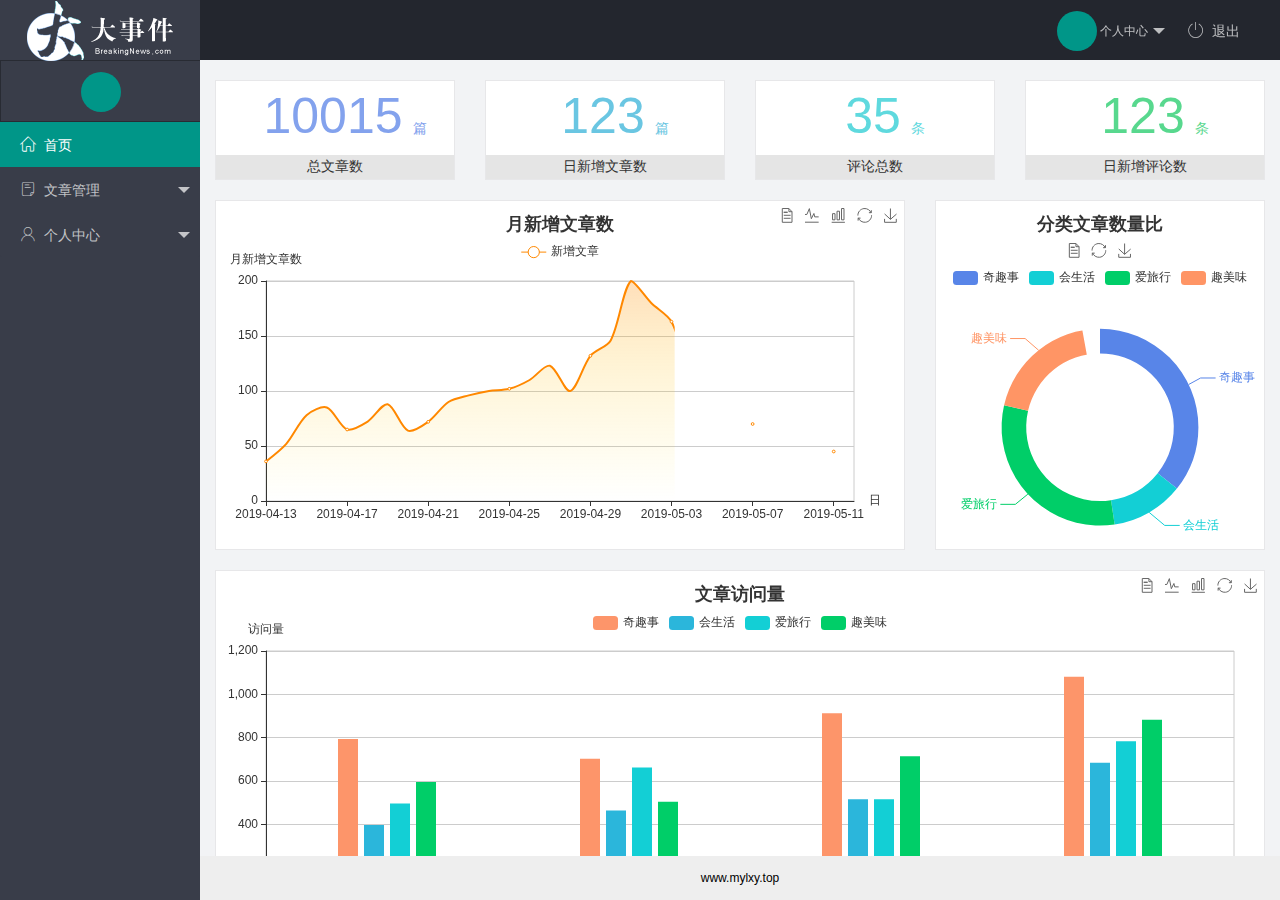
<file: index.html>
<!DOCTYPE html>
<html lang="en">

<head>
    <meta charset="UTF-8">
    <meta http-equiv="X-UA-Compatible" content="IE=edge">
    <meta name="viewport" content="width=device-width, initial-scale=1.0">
    <title>Document</title>
    <!-- 导入layui css样式表 -->
    <link rel="stylesheet" href="assets/lib/layui/css/layui.css">
    <!-- 导入自己的css文件 -->
    <link rel="stylesheet" href="assets/css/index.css">
    <!-- 导入第三方图片库 -->
    <link rel="stylesheet" href="assets/fonts/iconfont.css">
</head>

<body>
    <div class="layui-layout layui-layout-admin">
        <div class="layui-header">
            <div class="layui-logo layui-hide-xs layui-bg-black">
                <img src="assets/images/logo.png" alt="">
            </div>
            <!-- 头部区域（可配合layui 已有的水平导航） -->
            <ul class="layui-nav layui-layout-right">
                <li class="layui-nav-item layui-hide layui-show-md-inline-block">
                    <a href="javascript:;" class="userinfo">
                        <img class="layui-nav-img">
                        <span class="text-avatar"></span>
                        个人中心
                    </a>
                    <dl class="layui-nav-child">
                        <dd><a href="">基本资料</a></dd>
                        <dd>
                            <a href="">更换头像</a>
                        </dd>
                        <dd><a href="">重置密码</a></dd>
                    </dl>
                </li>
                <li class="layui-nav-item" lay-header-event="menuRight" lay-unselect>
                    <a href="javascript:;" id="btnLogout">
                        <span class="iconfont icon-tuichu"></span>退出
                    </a>
                </li>
            </ul>
        </div>

        <div class="layui-side layui-bg-black">
            <div class="layui-side-scroll">
                <div class="userinfo">
                    <img class="layui-nav-img">
                    <span class="text-avatar"></span>
                    <span id="welcome"></span>
                </div>
                <!-- 左侧导航区域（可配合layui已有的垂直导航） -->
                <ul class="layui-nav layui-nav-tree " lay-shrink="all">
                    <li class="layui-nav-item layui-this"><a href="home/dashboard.html" target="fm">
                            <span class="iconfont icon-home"></span>首页</a></li>
                    <li class="layui-nav-item">
                        <a class="" href="javascript:;">
                            <span class="iconfont icon-16"></span>文章管理</a>
                        <dl class="layui-nav-child">
                            <dd><a href="javascript:;"><i class="layui-icon layui-icon-app"></i>文章类比</a></dd>
                            <dd><a href="javascript:;"><i class="layui-icon layui-icon-app"></i>文章列表</a></dd>
                            <dd><a href="javascript:;"><i class="layui-icon layui-icon-app"></i>发布文章</a></dd>
                        </dl>
                    </li>
                    <li class="layui-nav-item">
                        <a href="javascript:;">
                            <span class="iconfont icon-user"></span>个人中心</a>
                        <dl class="layui-nav-child">
                            <dd><a href="javascript:;"><i class="layui-icon layui-icon-app"></i>基本资料</a></dd>
                            <dd><a href="javascript:;"><i class="layui-icon layui-icon-app"></i>更换头像</a></dd>
                            <dd><a href="javascript:;"><i class="layui-icon layui-icon-app"></i>重置密码</a></dd>
                        </dl>
                    </li>
                </ul>
            </div>
        </div>

        <div class="layui-body">
            <!-- 内容主体区域 -->
            <iframe frameborder="0" name="fm" src="home/dashboard.html"></iframe>
        </div>

        <div class="layui-footer">
            <!-- 底部固定区域 -->
            www.mylxy.top
        </div>
    </div>
    <!-- 导入layui js 文件 -->
    <script src="assets/lib/layui/layui.all.js"></script>
    <!-- 导入jq js 文件 -->
    <script src="assets/lib/jquery.js"></script>
    <!-- 导入自己的 js 文件 -->
    <script src="assets/js/baseAPI.js"></script>
    <script src="assets/js/index.js"></script>
</body>

</html>
</file>
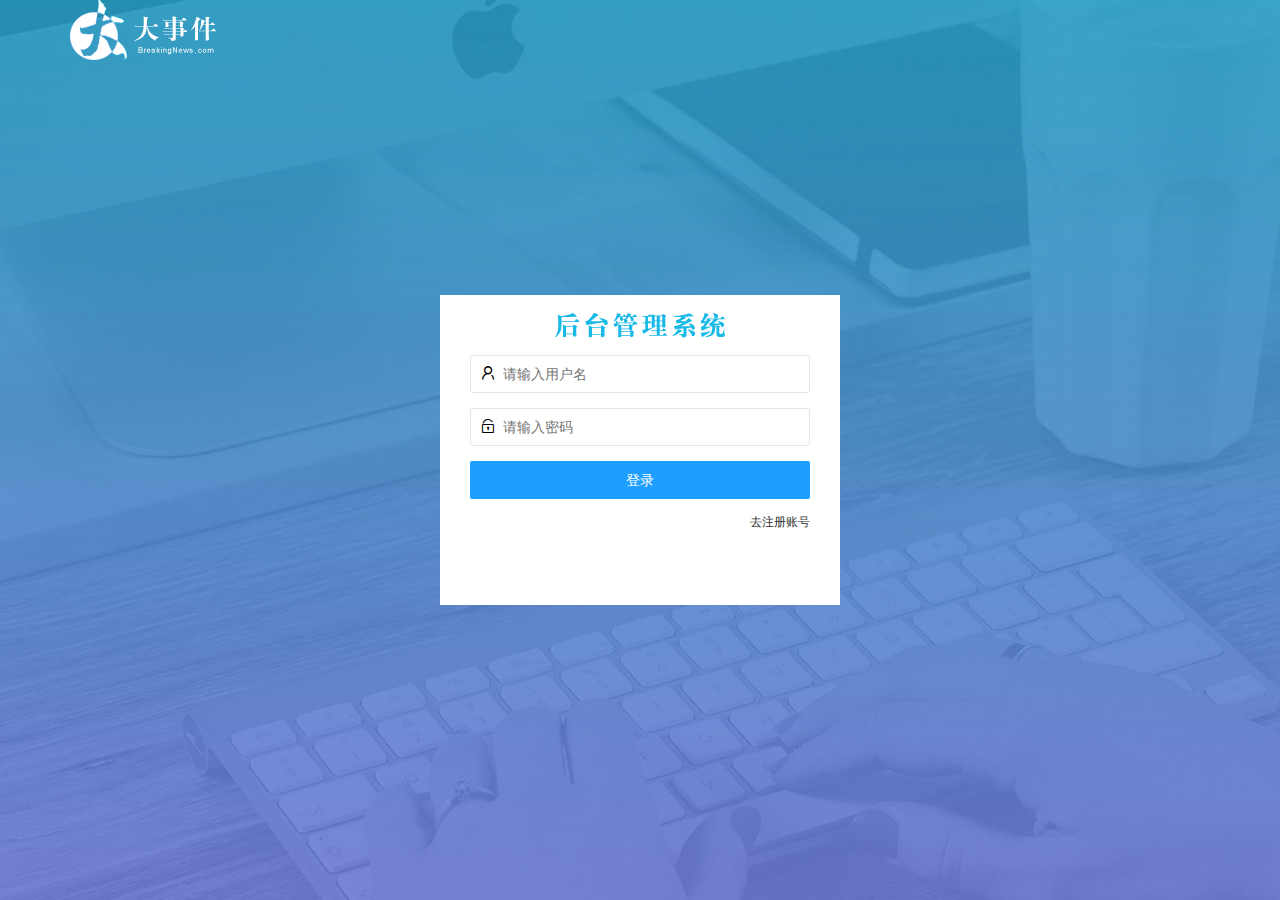
<file: login.html>
<!DOCTYPE html>
<html lang="en">

<head>
    <meta charset="UTF-8">
    <meta http-equiv="X-UA-Compatible" content="IE=edge">
    <meta name="viewport" content="width=device-width, initial-scale=1.0">
    <title>大事件-登录/注册</title>
    <link rel="stylesheet" href="assets/lib//layui/css/layui.css">
    <link rel="stylesheet" href="assets/css/login.css">

</head>

<body>
    <!-- 头部 Logo 区域 -->
    <div class="layui-main">
        <img src="assets/images/logo.png" alt="">
    </div>

    <!-- 登录注册区域 -->
    <div class="loginAndRegBox">
        <div class="title-box"></div>
        <!-- 登录的div -->
        <div class="login-box">
            <!-- 登录的表单 -->
            <form class="layui-form" id="form_login">
                <!-- 用户名 -->
                <div class="layui-form-item">
                    <i class="layui-icon layui-icon-username"></i>
                    <input type="text" name="username" required lay-verify="required" placeholder="请输入用户名"
                        autocomplete="off" class="layui-input">
                </div>
                <!-- 密码 -->
                <div class="layui-form-item">
                    <i class="layui-icon layui-icon-password"></i>
                    <input type="password" name="password" required lay-verify="required|pwd" placeholder="请输入密码"
                        autocomplete="off" class="layui-input">
                </div>
                <div class="layui-form-item">
                    <!-- 表单的提交按钮和普通按钮的区别，就是lay-submit属性 -->
                    <button class="layui-btn layui-btn-fluid layui-btn-normal" lay-submit
                        lay-filter="formDemo">登录</button>
                </div>
                <div class="layui-form-item link">
                    <a href="javascript:;" id="link_reg">去注册账号</a>
                </div>
            </form>
        </div>
        <!-- 注册的div  -->
        <div class="reg-box">
            <!-- 注册的表单 -->
            <form class="layui-form" id="form_reg">
                <!-- 用户名 -->
                <div class="layui-form-item">
                    <i class="layui-icon layui-icon-username"></i>
                    <input type="text" name="username" required lay-verify="required" placeholder="请输入用户名"
                        autocomplete="off" class="layui-input">
                </div>
                <!-- 密码 -->
                <div class="layui-form-item">
                    <i class="layui-icon layui-icon-password"></i>
                    <input type="password" name="password" required lay-verify="required|pwd" placeholder="请输入密码"
                        autocomplete="off" class="layui-input">
                </div>
                <!-- 确认密码 -->
                <div class="layui-form-item">
                    <i class="layui-icon layui-icon-password"></i>
                    <input type="password" name="repassword" required lay-verify="required|pwd|repwd"
                        placeholder="再次输入密码" autocomplete="off" class="layui-input">
                </div>
                <!-- 注册按钮 -->
                <div class="layui-form-item">
                    <!-- 表单的提交按钮和普通按钮的区别，就是lay-submit属性 -->
                    <button class="layui-btn layui-btn-fluid layui-btn-normal" lay-submit
                        lay-filter="formDemo">注册</button>
                </div>
                <div class="layui-form-item link">
                    <a href="javascript:;" id="link_login">去登录</a>
                </div>
            </form>
        </div>
    </div>
    <!-- 导入layui的js文件 -->
    <script src="assets/lib/layui/layui.all.js"></script>
    <!-- 导入jq的js文件 -->
    <script src="assets/lib/jquery.js"></script>
    <!-- 导入baseAPI js文件 -->
    <script src="assets/js/baseAPI.js"></script>
    <!-- 导入自己的js 文件 -->
    <script src="assets/js/login.js"></script>
</body>

</html>
</file>
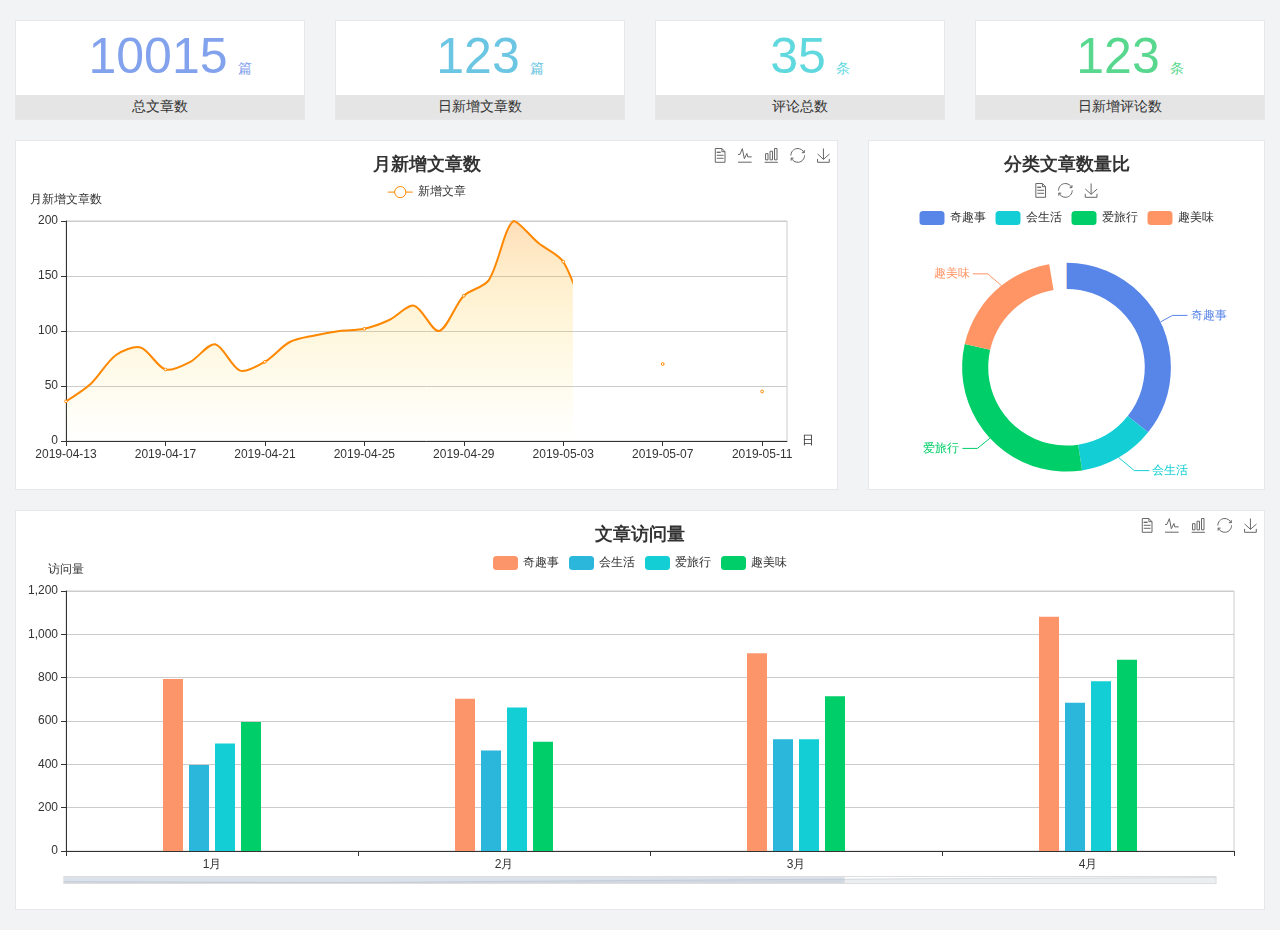
<file: home/dashboard.html>
<!DOCTYPE html>
<html lang="en">

<head>
  <meta charset="UTF-8">
  <meta name="viewport" content="width=device-width, initial-scale=1.0">
  <meta http-equiv="X-UA-Compatible" content="ie=edge">
  <title>图表统计</title>
  <link rel="stylesheet" href="../../assets/lib/bootstrap.css" />
  <link rel="stylesheet" href="../../assets/lib/main.css" />
  <script src="../../assets/lib/jquery.js"></script>
  <script type="text/javascript" src="../../assets/lib/echarts.min.js"></script>
</head>

<body>
  <div class="container-fluid">
    <div class="row spannel_list">
      <div class="col-sm-3 col-xs-6">
        <div class="spannel">
          <em>10015</em><span>篇</span>
          <b>总文章数</b>
        </div>
      </div>
      <div class="col-sm-3 col-xs-6">
        <div class="spannel scolor01">
          <em>123</em><span>篇</span>
          <b>日新增文章数</b>
        </div>
      </div>
      <div class="col-sm-3 col-xs-6">
        <div class="spannel scolor02">
          <em>35</em><span>条</span>
          <b>评论总数</b>
        </div>
      </div>
      <div class="col-sm-3 col-xs-6">
        <div class="spannel scolor03">
          <em>123</em><span>条</span>
          <b>日新增评论数</b>
        </div>
      </div>
    </div>
  </div>

  <div class="container-fluid">
    <div class="row curve-pie">
      <div class="col-lg-8 col-md-8">
        <div class="gragh_pannel" id="curve_show"></div>
      </div>
      <div class="col-lg-4 col-md-4">
        <div class="gragh_pannel" id="pie_show"></div>
      </div>
    </div>
  </div>

  <div class="container-fluid">
    <div class="column_pannel" id="column_show"></div>
  </div>

  <script>
    var oChart = echarts.init(document.getElementById('curve_show'));
    var aList_all = [
      { 'count': 36, 'date': '2019-04-13' },
      { 'count': 52, 'date': '2019-04-14' },
      { 'count': 78, 'date': '2019-04-15' },
      { 'count': 85, 'date': '2019-04-16' },
      { 'count': 65, 'date': '2019-04-17' },
      { 'count': 72, 'date': '2019-04-18' },
      { 'count': 88, 'date': '2019-04-19' },
      { 'count': 64, 'date': '2019-04-20' },
      { 'count': 72, 'date': '2019-04-21' },
      { 'count': 90, 'date': '2019-04-22' },
      { 'count': 96, 'date': '2019-04-23' },
      { 'count': 100, 'date': '2019-04-24' },
      { 'count': 102, 'date': '2019-04-25' },
      { 'count': 110, 'date': '2019-04-26' },
      { 'count': 123, 'date': '2019-04-27' },
      { 'count': 100, 'date': '2019-04-28' },
      { 'count': 132, 'date': '2019-04-29' },
      { 'count': 146, 'date': '2019-04-30' },
      { 'count': 200, 'date': '2019-05-01' },
      { 'count': 180, 'date': '2019-05-02' },
      { 'count': 163, 'date': '2019-05-03' },
      { 'count': 110, 'date': '2019-05-04' },
      { 'count': 80, 'date': '2019-05-05' },
      { 'count': 82, 'date': '2019-05-06' },
      { 'count': 70, 'date': '2019-05-07' },
      { 'count': 65, 'date': '2019-05-08' },
      { 'count': 54, 'date': '2019-05-09' },
      { 'count': 40, 'date': '2019-05-10' },
      { 'count': 45, 'date': '2019-05-11' },
      { 'count': 38, 'date': '2019-05-12' },
    ];

    let aCount = [];
    let aDate = [];

    for (var i = 0; i < aList_all.length; i++) {
      aCount.push(aList_all[i].count);
      aDate.push(aList_all[i].date);
    }

    var chartopt = {
      title: {
        text: '月新增文章数',
        left: 'center',
        top: '10'
      },
      tooltip: {
        trigger: 'axis'
      },
      legend: {
        data: ['新增文章'],
        top: '40'
      },
      toolbox: {
        show: true,
        feature: {
          mark: { show: true },
          dataView: { show: true, readOnly: false },
          magicType: { show: true, type: ['line', 'bar'] },
          restore: { show: true },
          saveAsImage: { show: true }
        }
      },
      calculable: true,
      xAxis: [
        {
          name: '日',
          type: 'category',
          boundaryGap: false,
          data: aDate
        }
      ],
      yAxis: [
        {
          name: '月新增文章数',
          type: 'value'
        }
      ],
      series: [
        {
          name: '新增文章',
          type: 'line',
          smooth: true,
          itemStyle: { normal: { areaStyle: { type: 'default' }, color: '#f80' }, lineStyle: { color: '#f80' } },
          data: aCount
        }],
      areaStyle: {
        normal: {
          color: new echarts.graphic.LinearGradient(0, 0, 0, 1, [{
            offset: 0,
            color: 'rgba(255,136,0,0.39)'
          }, {
            offset: .34,
            color: 'rgba(255,180,0,0.25)'
          }, {
            offset: 1,
            color: 'rgba(255,222,0,0.00)'
          }])

        }
      },
      grid: {
        show: true,
        x: 50,
        x2: 50,
        y: 80,
        height: 220
      }
    };

    oChart.setOption(chartopt);


    var oPie = echarts.init(document.getElementById('pie_show'));
    var oPieopt =
    {
      title: {
        top: 10,
        text: '分类文章数量比',
        x: 'center'
      },
      tooltip: {
        trigger: 'item',
        formatter: "{a} <br/>{b} : {c} ({d}%)"
      },
      color: ['#5885e8', '#13cfd5', '#00ce68', '#ff9565'],
      legend: {
        x: 'center',
        top: 65,
        data: ['奇趣事', '会生活', '爱旅行', '趣美味']
      },
      toolbox: {
        show: true,
        x: 'center',
        top: 35,
        feature: {
          mark: { show: true },
          dataView: { show: true, readOnly: false },
          magicType: {
            show: true,
            type: ['pie', 'funnel'],
            option: {
              funnel: {
                x: '25%',
                width: '50%',
                funnelAlign: 'left',
                max: 1548
              }
            }
          },
          restore: { show: true },
          saveAsImage: { show: true }
        }
      },
      calculable: true,
      series: [
        {
          name: '访问来源',
          type: 'pie',
          radius: ['45%', '60%'],
          center: ['50%', '65%'],
          data: [
            { value: 300, name: '奇趣事' },
            { value: 100, name: '会生活' },
            { value: 260, name: '爱旅行' },
            { value: 180, name: '趣美味' }
          ]
        }
      ]
    };
    oPie.setOption(oPieopt);



    var oColumn = this.echarts.init(document.getElementById('column_show'));
    var oColumnopt =
    {
      title: {
        text: '文章访问量',
        left: 'center',
        top: '10'
      },
      tooltip: {
        trigger: 'axis'
      },
      legend: {
        data: ['奇趣事', '会生活', '爱旅行', '趣美味'],
        top: '40'
      },
      toolbox: {
        show: true,
        feature: {
          mark: { show: true },
          dataView: { show: true, readOnly: false },
          magicType: { show: true, type: ['line', 'bar'] },
          restore: { show: true },
          saveAsImage: { show: true }
        }
      },
      calculable: true,
      xAxis: [
        {
          type: 'category',
          data: ['1月', '2月', '3月', '4月', '5月']
        }
      ],
      yAxis: [
        {
          name: '访问量',
          type: 'value'
        }
      ],
      series: [
        {
          name: '奇趣事',
          type: 'bar',
          barWidth: 20,
          itemStyle: {
            normal: { areaStyle: { type: 'default' }, color: '#fd956a' }
          },
          data: [800, 708, 920, 1090, 1200]
        },
        {
          name: '会生活',
          type: 'bar',
          barWidth: 20,
          itemStyle: {
            normal: { areaStyle: { type: 'default' }, color: '#2bb6db' }
          },
          data: [400, 468, 520, 690, 800]
        },
        {
          name: '爱旅行',
          type: 'bar',
          barWidth: 20,
          itemStyle: {
            normal: { areaStyle: { type: 'default' }, color: '#13cfd5' }
          },
          data: [500, 668, 520, 790, 900]
        },
        {
          name: '趣美味',
          type: 'bar',
          barWidth: 20,
          itemStyle: {
            normal: { areaStyle: { type: 'default' }, color: '#00ce68' }
          },
          data: [600, 508, 720, 890, 1000]
        }
      ],
      grid: {
        show: true,
        x: 50,
        x2: 30,
        y: 80,
        height: 260
      },
      dataZoom: [//给x轴设置滚动条
        {
          start: 0,//默认为0
          end: 100 - 1000 / 31,//默认为100
          type: 'slider',
          show: true,
          xAxisIndex: [0],
          handleSize: 0,//滑动条的 左右2个滑动条的大小
          height: 8,//组件高度
          left: 45, //左边的距离
          right: 50,//右边的距离
          bottom: 26,//右边的距离
          handleColor: '#ddd',//h滑动图标的颜色
          handleStyle: {
            borderColor: "#cacaca",
            borderWidth: "1",
            shadowBlur: 2,
            background: "#ddd",
            shadowColor: "#ddd",
          }
        }]
    };
    oColumn.setOption(oColumnopt);
  </script>
</body>

</html>
</file>
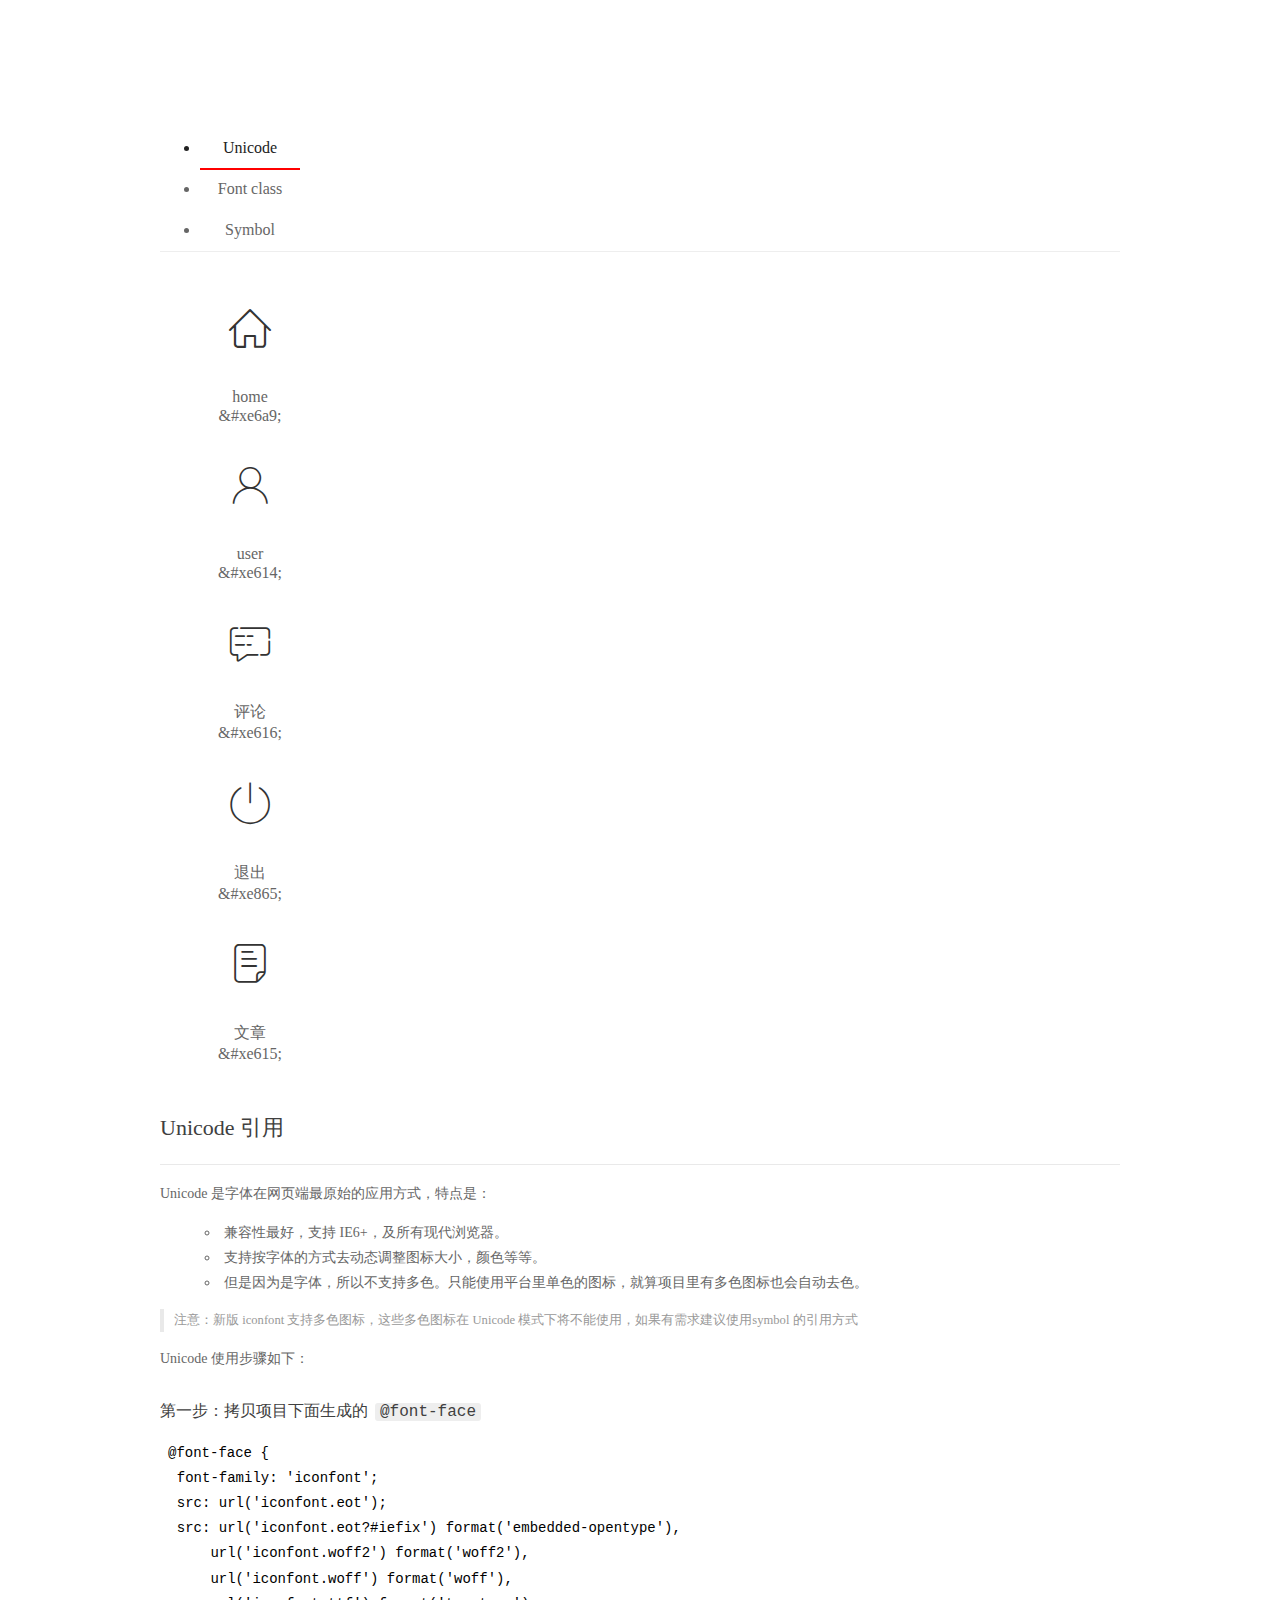
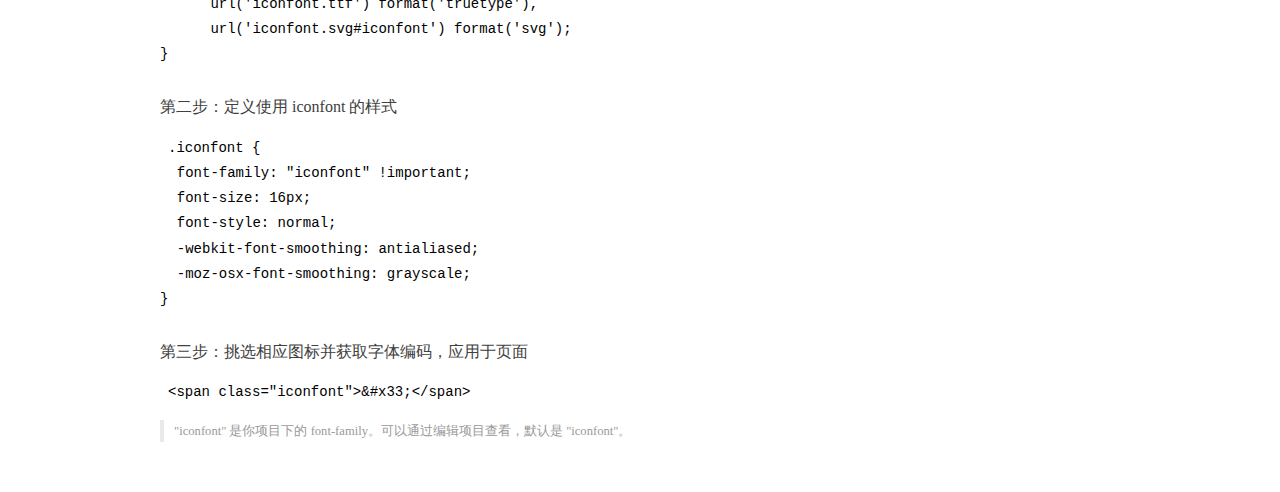
<file: assets/fonts/demo_index.html>
<!DOCTYPE html>
<html>

<head>
  <meta charset="utf-8" />
  <title>IconFont Demo</title>
  <link rel="shortcut icon" href="https://gtms04.alicdn.com/tps/i4/TB1_oz6GVXXXXaFXpXXJDFnIXXX-64-64.ico"
    type="image/x-icon" />
  <link rel="stylesheet" href="https://g.alicdn.com/thx/cube/1.3.2/cube.min.css">
  <link rel="stylesheet" href="demo.css">
  <link rel="stylesheet" href="iconfont.css">
  <link rel="stylesheet" href="./iconfont.css">
  <script src="iconfont.js"></script>
  <!-- jQuery -->
  <script src="https://a1.alicdn.com/oss/uploads/2018/12/26/7bfddb60-08e8-11e9-9b04-53e73bb6408b.js"></script>
  <!-- 代码高亮 -->
  <script src="https://a1.alicdn.com/oss/uploads/2018/12/26/a3f714d0-08e6-11e9-8a15-ebf944d7534c.js"></script>
</head>

<body>
  <div class="main">
    <h1 class="logo"><a href="https://www.iconfont.cn/" title="iconfont 首页" target="_blank">&#xe86b;</a></h1>
    <div class="nav-tabs">
      <ul id="tabs" class="dib-box">
        <li class="dib active"><span>Unicode</span></li>
        <li class="dib"><span>Font class</span></li>
        <li class="dib"><span>Symbol</span></li>
      </ul>

    </div>
    <div class="tab-container">
      <div class="content unicode" style="display: block;">
        <ul class="icon_lists dib-box">

          <li class="dib">
            <span class="icon iconfont">&#xe6a9;</span>
            <div class="name">home</div>
            <div class="code-name">&amp;#xe6a9;</div>
          </li>

          <li class="dib">
            <span class="icon iconfont">&#xe614;</span>
            <div class="name">user</div>
            <div class="code-name">&amp;#xe614;</div>
          </li>

          <li class="dib">
            <span class="icon iconfont">&#xe616;</span>
            <div class="name">评论</div>
            <div class="code-name">&amp;#xe616;</div>
          </li>

          <li class="dib">
            <span class="icon iconfont">&#xe865;</span>
            <div class="name">退出</div>
            <div class="code-name">&amp;#xe865;</div>
          </li>

          <li class="dib">
            <span class="icon iconfont">&#xe615;</span>
            <div class="name">文章</div>
            <div class="code-name">&amp;#xe615;</div>
          </li>

        </ul>
        <div class="article markdown">
          <h2 id="unicode-">Unicode 引用</h2>
          <hr>

          <p>Unicode 是字体在网页端最原始的应用方式，特点是：</p>
          <ul>
            <li>兼容性最好，支持 IE6+，及所有现代浏览器。</li>
            <li>支持按字体的方式去动态调整图标大小，颜色等等。</li>
            <li>但是因为是字体，所以不支持多色。只能使用平台里单色的图标，就算项目里有多色图标也会自动去色。</li>
          </ul>
          <blockquote>
            <p>注意：新版 iconfont 支持多色图标，这些多色图标在 Unicode 模式下将不能使用，如果有需求建议使用symbol 的引用方式</p>
          </blockquote>
          <p>Unicode 使用步骤如下：</p>
          <h3 id="-font-face">第一步：拷贝项目下面生成的 <code>@font-face</code></h3>
          <pre><code class="language-css"
>@font-face {
  font-family: 'iconfont';
  src: url('iconfont.eot');
  src: url('iconfont.eot?#iefix') format('embedded-opentype'),
      url('iconfont.woff2') format('woff2'),
      url('iconfont.woff') format('woff'),
      url('iconfont.ttf') format('truetype'),
      url('iconfont.svg#iconfont') format('svg');
}
</code></pre>
          <h3 id="-iconfont-">第二步：定义使用 iconfont 的样式</h3>
          <pre><code class="language-css"
>.iconfont {
  font-family: "iconfont" !important;
  font-size: 16px;
  font-style: normal;
  -webkit-font-smoothing: antialiased;
  -moz-osx-font-smoothing: grayscale;
}
</code></pre>
          <h3 id="-">第三步：挑选相应图标并获取字体编码，应用于页面</h3>
          <pre>
<code class="language-html"
>&lt;span class="iconfont"&gt;&amp;#x33;&lt;/span&gt;
</code></pre>
          <blockquote>
            <p>"iconfont" 是你项目下的 font-family。可以通过编辑项目查看，默认是 "iconfont"。</p>
          </blockquote>
        </div>
      </div>
      <div class="content font-class">
        <ul class="icon_lists dib-box">

          <li class="dib">
            <span class="icon iconfont icon-home"></span>
            <div class="name">
              home
            </div>
            <div class="code-name">.icon-home
            </div>
          </li>

          <li class="dib">
            <span class="icon iconfont icon-user"></span>
            <div class="name">
              user
            </div>
            <div class="code-name">.icon-user
            </div>
          </li>

          <li class="dib">
            <span class="icon iconfont icon-pinglun"></span>
            <div class="name">
              评论
            </div>
            <div class="code-name">.icon-pinglun
            </div>
          </li>

          <li class="dib">
            <span class="icon iconfont icon-tuichu"></span>
            <div class="name">
              退出
            </div>
            <div class="code-name">.icon-tuichu
            </div>
          </li>

          <li class="dib">
            <span class="icon iconfont icon-16"></span>
            <div class="name">
              文章
            </div>
            <div class="code-name">.icon-16
            </div>
          </li>

        </ul>
        <div class="article markdown">
          <h2 id="font-class-">font-class 引用</h2>
          <hr>

          <p>font-class 是 Unicode 使用方式的一种变种，主要是解决 Unicode 书写不直观，语意不明确的问题。</p>
          <p>与 Unicode 使用方式相比，具有如下特点：</p>
          <ul>
            <li>兼容性良好，支持 IE8+，及所有现代浏览器。</li>
            <li>相比于 Unicode 语意明确，书写更直观。可以很容易分辨这个 icon 是什么。</li>
            <li>因为使用 class 来定义图标，所以当要替换图标时，只需要修改 class 里面的 Unicode 引用。</li>
            <li>不过因为本质上还是使用的字体，所以多色图标还是不支持的。</li>
          </ul>
          <p>使用步骤如下：</p>
          <h3 id="-fontclass-">第一步：引入项目下面生成的 fontclass 代码：</h3>
          <pre><code class="language-html">&lt;link rel="stylesheet" href="./iconfont.css"&gt;
</code></pre>
          <h3 id="-">第二步：挑选相应图标并获取类名，应用于页面：</h3>
          <pre><code class="language-html">&lt;span class="iconfont icon-xxx"&gt;&lt;/span&gt;
</code></pre>
          <blockquote>
            <p>"
              iconfont" 是你项目下的 font-family。可以通过编辑项目查看，默认是 "iconfont"。</p>
          </blockquote>
        </div>
      </div>
      <div class="content symbol">
        <ul class="icon_lists dib-box">

          <li class="dib">
            <svg class="icon svg-icon" aria-hidden="true">
              <use xlink:href="#icon-home"></use>
            </svg>
            <div class="name">home</div>
            <div class="code-name">#icon-home</div>
          </li>

          <li class="dib">
            <svg class="icon svg-icon" aria-hidden="true">
              <use xlink:href="#icon-user"></use>
            </svg>
            <div class="name">user</div>
            <div class="code-name">#icon-user</div>
          </li>

          <li class="dib">
            <svg class="icon svg-icon" aria-hidden="true">
              <use xlink:href="#icon-pinglun"></use>
            </svg>
            <div class="name">评论</div>
            <div class="code-name">#icon-pinglun</div>
          </li>

          <li class="dib">
            <svg class="icon svg-icon" aria-hidden="true">
              <use xlink:href="#icon-tuichu"></use>
            </svg>
            <div class="name">退出</div>
            <div class="code-name">#icon-tuichu</div>
          </li>

          <li class="dib">
            <svg class="icon svg-icon" aria-hidden="true">
              <use xlink:href="#icon-16"></use>
            </svg>
            <div class="name">文章</div>
            <div class="code-name">#icon-16</div>
          </li>

        </ul>
        <div class="article markdown">
          <h2 id="symbol-">Symbol 引用</h2>
          <hr>

          <p>这是一种全新的使用方式，应该说这才是未来的主流，也是平台目前推荐的用法。相关介绍可以参考这篇<a href="">文章</a>
            这种用法其实是做了一个 SVG 的集合，与另外两种相比具有如下特点：</p>
          <ul>
            <li>支持多色图标了，不再受单色限制。</li>
            <li>通过一些技巧，支持像字体那样，通过 <code>font-size</code>, <code>color</code> 来调整样式。</li>
            <li>兼容性较差，支持 IE9+，及现代浏览器。</li>
            <li>浏览器渲染 SVG 的性能一般，还不如 png。</li>
          </ul>
          <p>使用步骤如下：</p>
          <h3 id="-symbol-">第一步：引入项目下面生成的 symbol 代码：</h3>
          <pre><code class="language-html">&lt;script src="./iconfont.js"&gt;&lt;/script&gt;
</code></pre>
          <h3 id="-css-">第二步：加入通用 CSS 代码（引入一次就行）：</h3>
          <pre><code class="language-html">&lt;style&gt;
.icon {
  width: 1em;
  height: 1em;
  vertical-align: -0.15em;
  fill: currentColor;
  overflow: hidden;
}
&lt;/style&gt;
</code></pre>
          <h3 id="-">第三步：挑选相应图标并获取类名，应用于页面：</h3>
          <pre><code class="language-html">&lt;svg class="icon" aria-hidden="true"&gt;
  &lt;use xlink:href="#icon-xxx"&gt;&lt;/use&gt;
&lt;/svg&gt;
</code></pre>
        </div>
      </div>

    </div>
  </div>
  <script>
    $(document).ready(function () {
      $('.tab-container .content:first').show()

      $('#tabs li').click(function (e) {
        var tabContent = $('.tab-container .content')
        var index = $(this).index()

        if ($(this).hasClass('active')) {
          return
        } else {
          $('#tabs li').removeClass('active')
          $(this).addClass('active')

          tabContent.hide().eq(index).fadeIn()
        }
      })
    })
  </script>
</body>

</html>
</file>
<file: assets/lib/layui/css/layui.css>
/** layui-v2.5.5 MIT License By https://www.layui.com */
 .layui-inline,img{display:inline-block;vertical-align:middle}h1,h2,h3,h4,h5,h6{font-weight:400}.layui-edge,.layui-header,.layui-inline,.layui-main{position:relative}.layui-body,.layui-edge,.layui-elip{overflow:hidden}.layui-btn,.layui-edge,.layui-inline,img{vertical-align:middle}.layui-btn,.layui-disabled,.layui-icon,.layui-unselect{-moz-user-select:none;-webkit-user-select:none;-ms-user-select:none}.layui-elip,.layui-form-checkbox span,.layui-form-pane .layui-form-label{text-overflow:ellipsis;white-space:nowrap}.layui-breadcrumb,.layui-tree-btnGroup{visibility:hidden}blockquote,body,button,dd,div,dl,dt,form,h1,h2,h3,h4,h5,h6,input,li,ol,p,pre,td,textarea,th,ul{margin:0;padding:0;-webkit-tap-highlight-color:rgba(0,0,0,0)}a:active,a:hover{outline:0}img{border:none}li{list-style:none}table{border-collapse:collapse;border-spacing:0}h4,h5,h6{font-size:100%}button,input,optgroup,option,select,textarea{font-family:inherit;font-size:inherit;font-style:inherit;font-weight:inherit;outline:0}pre{white-space:pre-wrap;white-space:-moz-pre-wrap;white-space:-pre-wrap;white-space:-o-pre-wrap;word-wrap:break-word}body{line-height:24px;font:14px Helvetica Neue,Helvetica,PingFang SC,Tahoma,Arial,sans-serif}hr{height:1px;margin:10px 0;border:0;clear:both}a{color:#333;text-decoration:none}a:hover{color:#777}a cite{font-style:normal;*cursor:pointer}.layui-border-box,.layui-border-box *{box-sizing:border-box}.layui-box,.layui-box *{box-sizing:content-box}.layui-clear{clear:both;*zoom:1}.layui-clear:after{content:'\20';clear:both;*zoom:1;display:block;height:0}.layui-inline{*display:inline;*zoom:1}.layui-edge{display:inline-block;width:0;height:0;border-width:6px;border-style:dashed;border-color:transparent}.layui-edge-top{top:-4px;border-bottom-color:#999;border-bottom-style:solid}.layui-edge-right{border-left-color:#999;border-left-style:solid}.layui-edge-bottom{top:2px;border-top-color:#999;border-top-style:solid}.layui-edge-left{border-right-color:#999;border-right-style:solid}.layui-disabled,.layui-disabled:hover{color:#d2d2d2!important;cursor:not-allowed!important}.layui-circle{border-radius:100%}.layui-show{display:block!important}.layui-hide{display:none!important}@font-face{font-family:layui-icon;src:url(../font/iconfont.eot?v=250);src:url(../font/iconfont.eot?v=250#iefix) format('embedded-opentype'),url(../font/iconfont.woff2?v=250) format('woff2'),url(../font/iconfont.woff?v=250) format('woff'),url(../font/iconfont.ttf?v=250) format('truetype'),url(../font/iconfont.svg?v=250#layui-icon) format('svg')}.layui-icon{font-family:layui-icon!important;font-size:16px;font-style:normal;-webkit-font-smoothing:antialiased;-moz-osx-font-smoothing:grayscale}.layui-icon-reply-fill:before{content:"\e611"}.layui-icon-set-fill:before{content:"\e614"}.layui-icon-menu-fill:before{content:"\e60f"}.layui-icon-search:before{content:"\e615"}.layui-icon-share:before{content:"\e641"}.layui-icon-set-sm:before{content:"\e620"}.layui-icon-engine:before{content:"\e628"}.layui-icon-close:before{content:"\1006"}.layui-icon-close-fill:before{content:"\1007"}.layui-icon-chart-screen:before{content:"\e629"}.layui-icon-star:before{content:"\e600"}.layui-icon-circle-dot:before{content:"\e617"}.layui-icon-chat:before{content:"\e606"}.layui-icon-release:before{content:"\e609"}.layui-icon-list:before{content:"\e60a"}.layui-icon-chart:before{content:"\e62c"}.layui-icon-ok-circle:before{content:"\1005"}.layui-icon-layim-theme:before{content:"\e61b"}.layui-icon-table:before{content:"\e62d"}.layui-icon-right:before{content:"\e602"}.layui-icon-left:before{content:"\e603"}.layui-icon-cart-simple:before{content:"\e698"}.layui-icon-face-cry:before{content:"\e69c"}.layui-icon-face-smile:before{content:"\e6af"}.layui-icon-survey:before{content:"\e6b2"}.layui-icon-tree:before{content:"\e62e"}.layui-icon-upload-circle:before{content:"\e62f"}.layui-icon-add-circle:before{content:"\e61f"}.layui-icon-download-circle:before{content:"\e601"}.layui-icon-templeate-1:before{content:"\e630"}.layui-icon-util:before{content:"\e631"}.layui-icon-face-surprised:before{content:"\e664"}.layui-icon-edit:before{content:"\e642"}.layui-icon-speaker:before{content:"\e645"}.layui-icon-down:before{content:"\e61a"}.layui-icon-file:before{content:"\e621"}.layui-icon-layouts:before{content:"\e632"}.layui-icon-rate-half:before{content:"\e6c9"}.layui-icon-add-circle-fine:before{content:"\e608"}.layui-icon-prev-circle:before{content:"\e633"}.layui-icon-read:before{content:"\e705"}.layui-icon-404:before{content:"\e61c"}.layui-icon-carousel:before{content:"\e634"}.layui-icon-help:before{content:"\e607"}.layui-icon-code-circle:before{content:"\e635"}.layui-icon-water:before{content:"\e636"}.layui-icon-username:before{content:"\e66f"}.layui-icon-find-fill:before{content:"\e670"}.layui-icon-about:before{content:"\e60b"}.layui-icon-location:before{content:"\e715"}.layui-icon-up:before{content:"\e619"}.layui-icon-pause:before{content:"\e651"}.layui-icon-date:before{content:"\e637"}.layui-icon-layim-uploadfile:before{content:"\e61d"}.layui-icon-delete:before{content:"\e640"}.layui-icon-play:before{content:"\e652"}.layui-icon-top:before{content:"\e604"}.layui-icon-friends:before{content:"\e612"}.layui-icon-refresh-3:before{content:"\e9aa"}.layui-icon-ok:before{content:"\e605"}.layui-icon-layer:before{content:"\e638"}.layui-icon-face-smile-fine:before{content:"\e60c"}.layui-icon-dollar:before{content:"\e659"}.layui-icon-group:before{content:"\e613"}.layui-icon-layim-download:before{content:"\e61e"}.layui-icon-picture-fine:before{content:"\e60d"}.layui-icon-link:before{content:"\e64c"}.layui-icon-diamond:before{content:"\e735"}.layui-icon-log:before{content:"\e60e"}.layui-icon-rate-solid:before{content:"\e67a"}.layui-icon-fonts-del:before{content:"\e64f"}.layui-icon-unlink:before{content:"\e64d"}.layui-icon-fonts-clear:before{content:"\e639"}.layui-icon-triangle-r:before{content:"\e623"}.layui-icon-circle:before{content:"\e63f"}.layui-icon-radio:before{content:"\e643"}.layui-icon-align-center:before{content:"\e647"}.layui-icon-align-right:before{content:"\e648"}.layui-icon-align-left:before{content:"\e649"}.layui-icon-loading-1:before{content:"\e63e"}.layui-icon-return:before{content:"\e65c"}.layui-icon-fonts-strong:before{content:"\e62b"}.layui-icon-upload:before{content:"\e67c"}.layui-icon-dialogue:before{content:"\e63a"}.layui-icon-video:before{content:"\e6ed"}.layui-icon-headset:before{content:"\e6fc"}.layui-icon-cellphone-fine:before{content:"\e63b"}.layui-icon-add-1:before{content:"\e654"}.layui-icon-face-smile-b:before{content:"\e650"}.layui-icon-fonts-html:before{content:"\e64b"}.layui-icon-form:before{content:"\e63c"}.layui-icon-cart:before{content:"\e657"}.layui-icon-camera-fill:before{content:"\e65d"}.layui-icon-tabs:before{content:"\e62a"}.layui-icon-fonts-code:before{content:"\e64e"}.layui-icon-fire:before{content:"\e756"}.layui-icon-set:before{content:"\e716"}.layui-icon-fonts-u:before{content:"\e646"}.layui-icon-triangle-d:before{content:"\e625"}.layui-icon-tips:before{content:"\e702"}.layui-icon-picture:before{content:"\e64a"}.layui-icon-more-vertical:before{content:"\e671"}.layui-icon-flag:before{content:"\e66c"}.layui-icon-loading:before{content:"\e63d"}.layui-icon-fonts-i:before{content:"\e644"}.layui-icon-refresh-1:before{content:"\e666"}.layui-icon-rmb:before{content:"\e65e"}.layui-icon-home:before{content:"\e68e"}.layui-icon-user:before{content:"\e770"}.layui-icon-notice:before{content:"\e667"}.layui-icon-login-weibo:before{content:"\e675"}.layui-icon-voice:before{content:"\e688"}.layui-icon-upload-drag:before{content:"\e681"}.layui-icon-login-qq:before{content:"\e676"}.layui-icon-snowflake:before{content:"\e6b1"}.layui-icon-file-b:before{content:"\e655"}.layui-icon-template:before{content:"\e663"}.layui-icon-auz:before{content:"\e672"}.layui-icon-console:before{content:"\e665"}.layui-icon-app:before{content:"\e653"}.layui-icon-prev:before{content:"\e65a"}.layui-icon-website:before{content:"\e7ae"}.layui-icon-next:before{content:"\e65b"}.layui-icon-component:before{content:"\e857"}.layui-icon-more:before{content:"\e65f"}.layui-icon-login-wechat:before{content:"\e677"}.layui-icon-shrink-right:before{content:"\e668"}.layui-icon-spread-left:before{content:"\e66b"}.layui-icon-camera:before{content:"\e660"}.layui-icon-note:before{content:"\e66e"}.layui-icon-refresh:before{content:"\e669"}.layui-icon-female:before{content:"\e661"}.layui-icon-male:before{content:"\e662"}.layui-icon-password:before{content:"\e673"}.layui-icon-senior:before{content:"\e674"}.layui-icon-theme:before{content:"\e66a"}.layui-icon-tread:before{content:"\e6c5"}.layui-icon-praise:before{content:"\e6c6"}.layui-icon-star-fill:before{content:"\e658"}.layui-icon-rate:before{content:"\e67b"}.layui-icon-template-1:before{content:"\e656"}.layui-icon-vercode:before{content:"\e679"}.layui-icon-cellphone:before{content:"\e678"}.layui-icon-screen-full:before{content:"\e622"}.layui-icon-screen-restore:before{content:"\e758"}.layui-icon-cols:before{content:"\e610"}.layui-icon-export:before{content:"\e67d"}.layui-icon-print:before{content:"\e66d"}.layui-icon-slider:before{content:"\e714"}.layui-icon-addition:before{content:"\e624"}.layui-icon-subtraction:before{content:"\e67e"}.layui-icon-service:before{content:"\e626"}.layui-icon-transfer:before{content:"\e691"}.layui-main{width:1140px;margin:0 auto}.layui-header{z-index:1000;height:60px}.layui-header a:hover{transition:all .5s;-webkit-transition:all .5s}.layui-side{position:fixed;left:0;top:0;bottom:0;z-index:999;width:200px;overflow-x:hidden}.layui-side-scroll{position:relative;width:220px;height:100%;overflow-x:hidden}.layui-body{position:absolute;left:200px;right:0;top:0;bottom:0;z-index:998;width:auto;overflow-y:auto;box-sizing:border-box}.layui-layout-body{overflow:hidden}.layui-layout-admin .layui-header{background-color:#23262E}.layui-layout-admin .layui-side{top:60px;width:200px;overflow-x:hidden}.layui-layout-admin .layui-body{position:fixed;top:60px;bottom:44px}.layui-layout-admin .layui-main{width:auto;margin:0 15px}.layui-layout-admin .layui-footer{position:fixed;left:200px;right:0;bottom:0;height:44px;line-height:44px;padding:0 15px;background-color:#eee}.layui-layout-admin .layui-logo{position:absolute;left:0;top:0;width:200px;height:100%;line-height:60px;text-align:center;color:#009688;font-size:16px}.layui-layout-admin .layui-header .layui-nav{background:0 0}.layui-layout-left{position:absolute!important;left:200px;top:0}.layui-layout-right{position:absolute!important;right:0;top:0}.layui-container{position:relative;margin:0 auto;padding:0 15px;box-sizing:border-box}.layui-fluid{position:relative;margin:0 auto;padding:0 15px}.layui-row:after,.layui-row:before{content:'';display:block;clear:both}.layui-col-lg1,.layui-col-lg10,.layui-col-lg11,.layui-col-lg12,.layui-col-lg2,.layui-col-lg3,.layui-col-lg4,.layui-col-lg5,.layui-col-lg6,.layui-col-lg7,.layui-col-lg8,.layui-col-lg9,.layui-col-md1,.layui-col-md10,.layui-col-md11,.layui-col-md12,.layui-col-md2,.layui-col-md3,.layui-col-md4,.layui-col-md5,.layui-col-md6,.layui-col-md7,.layui-col-md8,.layui-col-md9,.layui-col-sm1,.layui-col-sm10,.layui-col-sm11,.layui-col-sm12,.layui-col-sm2,.layui-col-sm3,.layui-col-sm4,.layui-col-sm5,.layui-col-sm6,.layui-col-sm7,.layui-col-sm8,.layui-col-sm9,.layui-col-xs1,.layui-col-xs10,.layui-col-xs11,.layui-col-xs12,.layui-col-xs2,.layui-col-xs3,.layui-col-xs4,.layui-col-xs5,.layui-col-xs6,.layui-col-xs7,.layui-col-xs8,.layui-col-xs9{position:relative;display:block;box-sizing:border-box}.layui-col-xs1,.layui-col-xs10,.layui-col-xs11,.layui-col-xs12,.layui-col-xs2,.layui-col-xs3,.layui-col-xs4,.layui-col-xs5,.layui-col-xs6,.layui-col-xs7,.layui-col-xs8,.layui-col-xs9{float:left}.layui-col-xs1{width:8.33333333%}.layui-col-xs2{width:16.66666667%}.layui-col-xs3{width:25%}.layui-col-xs4{width:33.33333333%}.layui-col-xs5{width:41.66666667%}.layui-col-xs6{width:50%}.layui-col-xs7{width:58.33333333%}.layui-col-xs8{width:66.66666667%}.layui-col-xs9{width:75%}.layui-col-xs10{width:83.33333333%}.layui-col-xs11{width:91.66666667%}.layui-col-xs12{width:100%}.layui-col-xs-offset1{margin-left:8.33333333%}.layui-col-xs-offset2{margin-left:16.66666667%}.layui-col-xs-offset3{margin-left:25%}.layui-col-xs-offset4{margin-left:33.33333333%}.layui-col-xs-offset5{margin-left:41.66666667%}.layui-col-xs-offset6{margin-left:50%}.layui-col-xs-offset7{margin-left:58.33333333%}.layui-col-xs-offset8{margin-left:66.66666667%}.layui-col-xs-offset9{margin-left:75%}.layui-col-xs-offset10{margin-left:83.33333333%}.layui-col-xs-offset11{margin-left:91.66666667%}.layui-col-xs-offset12{margin-left:100%}@media screen and (max-width:768px){.layui-hide-xs{display:none!important}.layui-show-xs-block{display:block!important}.layui-show-xs-inline{display:inline!important}.layui-show-xs-inline-block{display:inline-block!important}}@media screen and (min-width:768px){.layui-container{width:750px}.layui-hide-sm{display:none!important}.layui-show-sm-block{display:block!important}.layui-show-sm-inline{display:inline!important}.layui-show-sm-inline-block{display:inline-block!important}.layui-col-sm1,.layui-col-sm10,.layui-col-sm11,.layui-col-sm12,.layui-col-sm2,.layui-col-sm3,.layui-col-sm4,.layui-col-sm5,.layui-col-sm6,.layui-col-sm7,.layui-col-sm8,.layui-col-sm9{float:left}.layui-col-sm1{width:8.33333333%}.layui-col-sm2{width:16.66666667%}.layui-col-sm3{width:25%}.layui-col-sm4{width:33.33333333%}.layui-col-sm5{width:41.66666667%}.layui-col-sm6{width:50%}.layui-col-sm7{width:58.33333333%}.layui-col-sm8{width:66.66666667%}.layui-col-sm9{width:75%}.layui-col-sm10{width:83.33333333%}.layui-col-sm11{width:91.66666667%}.layui-col-sm12{width:100%}.layui-col-sm-offset1{margin-left:8.33333333%}.layui-col-sm-offset2{margin-left:16.66666667%}.layui-col-sm-offset3{margin-left:25%}.layui-col-sm-offset4{margin-left:33.33333333%}.layui-col-sm-offset5{margin-left:41.66666667%}.layui-col-sm-offset6{margin-left:50%}.layui-col-sm-offset7{margin-left:58.33333333%}.layui-col-sm-offset8{margin-left:66.66666667%}.layui-col-sm-offset9{margin-left:75%}.layui-col-sm-offset10{margin-left:83.33333333%}.layui-col-sm-offset11{margin-left:91.66666667%}.layui-col-sm-offset12{margin-left:100%}}@media screen and (min-width:992px){.layui-container{width:970px}.layui-hide-md{display:none!important}.layui-show-md-block{display:block!important}.layui-show-md-inline{display:inline!important}.layui-show-md-inline-block{display:inline-block!important}.layui-col-md1,.layui-col-md10,.layui-col-md11,.layui-col-md12,.layui-col-md2,.layui-col-md3,.layui-col-md4,.layui-col-md5,.layui-col-md6,.layui-col-md7,.layui-col-md8,.layui-col-md9{float:left}.layui-col-md1{width:8.33333333%}.layui-col-md2{width:16.66666667%}.layui-col-md3{width:25%}.layui-col-md4{width:33.33333333%}.layui-col-md5{width:41.66666667%}.layui-col-md6{width:50%}.layui-col-md7{width:58.33333333%}.layui-col-md8{width:66.66666667%}.layui-col-md9{width:75%}.layui-col-md10{width:83.33333333%}.layui-col-md11{width:91.66666667%}.layui-col-md12{width:100%}.layui-col-md-offset1{margin-left:8.33333333%}.layui-col-md-offset2{margin-left:16.66666667%}.layui-col-md-offset3{margin-left:25%}.layui-col-md-offset4{margin-left:33.33333333%}.layui-col-md-offset5{margin-left:41.66666667%}.layui-col-md-offset6{margin-left:50%}.layui-col-md-offset7{margin-left:58.33333333%}.layui-col-md-offset8{margin-left:66.66666667%}.layui-col-md-offset9{margin-left:75%}.layui-col-md-offset10{margin-left:83.33333333%}.layui-col-md-offset11{margin-left:91.66666667%}.layui-col-md-offset12{margin-left:100%}}@media screen and (min-width:1200px){.layui-container{width:1170px}.layui-hide-lg{display:none!important}.layui-show-lg-block{display:block!important}.layui-show-lg-inline{display:inline!important}.layui-show-lg-inline-block{display:inline-block!important}.layui-col-lg1,.layui-col-lg10,.layui-col-lg11,.layui-col-lg12,.layui-col-lg2,.layui-col-lg3,.layui-col-lg4,.layui-col-lg5,.layui-col-lg6,.layui-col-lg7,.layui-col-lg8,.layui-col-lg9{float:left}.layui-col-lg1{width:8.33333333%}.layui-col-lg2{width:16.66666667%}.layui-col-lg3{width:25%}.layui-col-lg4{width:33.33333333%}.layui-col-lg5{width:41.66666667%}.layui-col-lg6{width:50%}.layui-col-lg7{width:58.33333333%}.layui-col-lg8{width:66.66666667%}.layui-col-lg9{width:75%}.layui-col-lg10{width:83.33333333%}.layui-col-lg11{width:91.66666667%}.layui-col-lg12{width:100%}.layui-col-lg-offset1{margin-left:8.33333333%}.layui-col-lg-offset2{margin-left:16.66666667%}.layui-col-lg-offset3{margin-left:25%}.layui-col-lg-offset4{margin-left:33.33333333%}.layui-col-lg-offset5{margin-left:41.66666667%}.layui-col-lg-offset6{margin-left:50%}.layui-col-lg-offset7{margin-left:58.33333333%}.layui-col-lg-offset8{margin-left:66.66666667%}.layui-col-lg-offset9{margin-left:75%}.layui-col-lg-offset10{margin-left:83.33333333%}.layui-col-lg-offset11{margin-left:91.66666667%}.layui-col-lg-offset12{margin-left:100%}}.layui-col-space1{margin:-.5px}.layui-col-space1>*{padding:.5px}.layui-col-space3{margin:-1.5px}.layui-col-space3>*{padding:1.5px}.layui-col-space5{margin:-2.5px}.layui-col-space5>*{padding:2.5px}.layui-col-space8{margin:-3.5px}.layui-col-space8>*{padding:3.5px}.layui-col-space10{margin:-5px}.layui-col-space10>*{padding:5px}.layui-col-space12{margin:-6px}.layui-col-space12>*{padding:6px}.layui-col-space15{margin:-7.5px}.layui-col-space15>*{padding:7.5px}.layui-col-space18{margin:-9px}.layui-col-space18>*{padding:9px}.layui-col-space20{margin:-10px}.layui-col-space20>*{padding:10px}.layui-col-space22{margin:-11px}.layui-col-space22>*{padding:11px}.layui-col-space25{margin:-12.5px}.layui-col-space25>*{padding:12.5px}.layui-col-space30{margin:-15px}.layui-col-space30>*{padding:15px}.layui-btn,.layui-input,.layui-select,.layui-textarea,.layui-upload-button{outline:0;-webkit-appearance:none;transition:all .3s;-webkit-transition:all .3s;box-sizing:border-box}.layui-elem-quote{margin-bottom:10px;padding:15px;line-height:22px;border-left:5px solid #009688;border-radius:0 2px 2px 0;background-color:#f2f2f2}.layui-quote-nm{border-style:solid;border-width:1px 1px 1px 5px;background:0 0}.layui-elem-field{margin-bottom:10px;padding:0;border-width:1px;border-style:solid}.layui-elem-field legend{margin-left:20px;padding:0 10px;font-size:20px;font-weight:300}.layui-field-title{margin:10px 0 20px;border-width:1px 0 0}.layui-field-box{padding:10px 15px}.layui-field-title .layui-field-box{padding:10px 0}.layui-progress{position:relative;height:6px;border-radius:20px;background-color:#e2e2e2}.layui-progress-bar{position:absolute;left:0;top:0;width:0;max-width:100%;height:6px;border-radius:20px;text-align:right;background-color:#5FB878;transition:all .3s;-webkit-transition:all .3s}.layui-progress-big,.layui-progress-big .layui-progress-bar{height:18px;line-height:18px}.layui-progress-text{position:relative;top:-20px;line-height:18px;font-size:12px;color:#666}.layui-progress-big .layui-progress-text{position:static;padding:0 10px;color:#fff}.layui-collapse{border-width:1px;border-style:solid;border-radius:2px}.layui-colla-content,.layui-colla-item{border-top-width:1px;border-top-style:solid}.layui-colla-item:first-child{border-top:none}.layui-colla-title{position:relative;height:42px;line-height:42px;padding:0 15px 0 35px;color:#333;background-color:#f2f2f2;cursor:pointer;font-size:14px;overflow:hidden}.layui-colla-content{display:none;padding:10px 15px;line-height:22px;color:#666}.layui-colla-icon{position:absolute;left:15px;top:0;font-size:14px}.layui-card{margin-bottom:15px;border-radius:2px;background-color:#fff;box-shadow:0 1px 2px 0 rgba(0,0,0,.05)}.layui-card:last-child{margin-bottom:0}.layui-card-header{position:relative;height:42px;line-height:42px;padding:0 15px;border-bottom:1px solid #f6f6f6;color:#333;border-radius:2px 2px 0 0;font-size:14px}.layui-bg-black,.layui-bg-blue,.layui-bg-cyan,.layui-bg-green,.layui-bg-orange,.layui-bg-red{color:#fff!important}.layui-card-body{position:relative;padding:10px 15px;line-height:24px}.layui-card-body[pad15]{padding:15px}.layui-card-body[pad20]{padding:20px}.layui-card-body .layui-table{margin:5px 0}.layui-card .layui-tab{margin:0}.layui-panel-window{position:relative;padding:15px;border-radius:0;border-top:5px solid #E6E6E6;background-color:#fff}.layui-auxiliar-moving{position:fixed;left:0;right:0;top:0;bottom:0;width:100%;height:100%;background:0 0;z-index:9999999999}.layui-form-label,.layui-form-mid,.layui-form-select,.layui-input-block,.layui-input-inline,.layui-textarea{position:relative}.layui-bg-red{background-color:#FF5722!important}.layui-bg-orange{background-color:#FFB800!important}.layui-bg-green{background-color:#009688!important}.layui-bg-cyan{background-color:#2F4056!important}.layui-bg-blue{background-color:#1E9FFF!important}.layui-bg-black{background-color:#393D49!important}.layui-bg-gray{background-color:#eee!important;color:#666!important}.layui-badge-rim,.layui-colla-content,.layui-colla-item,.layui-collapse,.layui-elem-field,.layui-form-pane .layui-form-item[pane],.layui-form-pane .layui-form-label,.layui-input,.layui-layedit,.layui-layedit-tool,.layui-quote-nm,.layui-select,.layui-tab-bar,.layui-tab-card,.layui-tab-title,.layui-tab-title .layui-this:after,.layui-textarea{border-color:#e6e6e6}.layui-timeline-item:before,hr{background-color:#e6e6e6}.layui-text{line-height:22px;font-size:14px;color:#666}.layui-text h1,.layui-text h2,.layui-text h3{font-weight:500;color:#333}.layui-text h1{font-size:30px}.layui-text h2{font-size:24px}.layui-text h3{font-size:18px}.layui-text a:not(.layui-btn){color:#01AAED}.layui-text a:not(.layui-btn):hover{text-decoration:underline}.layui-text ul{padding:5px 0 5px 15px}.layui-text ul li{margin-top:5px;list-style-type:disc}.layui-text em,.layui-word-aux{color:#999!important;padding:0 5px!important}.layui-btn{display:inline-block;height:38px;line-height:38px;padding:0 18px;background-color:#009688;color:#fff;white-space:nowrap;text-align:center;font-size:14px;border:none;border-radius:2px;cursor:pointer}.layui-btn:hover{opacity:.8;filter:alpha(opacity=80);color:#fff}.layui-btn:active{opacity:1;filter:alpha(opacity=100)}.layui-btn+.layui-btn{margin-left:10px}.layui-btn-container{font-size:0}.layui-btn-container .layui-btn{margin-right:10px;margin-bottom:10px}.layui-btn-container .layui-btn+.layui-btn{margin-left:0}.layui-table .layui-btn-container .layui-btn{margin-bottom:9px}.layui-btn-radius{border-radius:100px}.layui-btn .layui-icon{margin-right:3px;font-size:18px;vertical-align:bottom;vertical-align:middle\9}.layui-btn-primary{border:1px solid #C9C9C9;background-color:#fff;color:#555}.layui-btn-primary:hover{border-color:#009688;color:#333}.layui-btn-normal{background-color:#1E9FFF}.layui-btn-warm{background-color:#FFB800}.layui-btn-danger{background-color:#FF5722}.layui-btn-checked{background-color:#5FB878}.layui-btn-disabled,.layui-btn-disabled:active,.layui-btn-disabled:hover{border:1px solid #e6e6e6;background-color:#FBFBFB;color:#C9C9C9;cursor:not-allowed;opacity:1}.layui-btn-lg{height:44px;line-height:44px;padding:0 25px;font-size:16px}.layui-btn-sm{height:30px;line-height:30px;padding:0 10px;font-size:12px}.layui-btn-sm i{font-size:16px!important}.layui-btn-xs{height:22px;line-height:22px;padding:0 5px;font-size:12px}.layui-btn-xs i{font-size:14px!important}.layui-btn-group{display:inline-block;vertical-align:middle;font-size:0}.layui-btn-group .layui-btn{margin-left:0!important;margin-right:0!important;border-left:1px solid rgba(255,255,255,.5);border-radius:0}.layui-btn-group .layui-btn-primary{border-left:none}.layui-btn-group .layui-btn-primary:hover{border-color:#C9C9C9;color:#009688}.layui-btn-group .layui-btn:first-child{border-left:none;border-radius:2px 0 0 2px}.layui-btn-group .layui-btn-primary:first-child{border-left:1px solid #c9c9c9}.layui-btn-group .layui-btn:last-child{border-radius:0 2px 2px 0}.layui-btn-group .layui-btn+.layui-btn{margin-left:0}.layui-btn-group+.layui-btn-group{margin-left:10px}.layui-btn-fluid{width:100%}.layui-input,.layui-select,.layui-textarea{height:38px;line-height:1.3;line-height:38px\9;border-width:1px;border-style:solid;background-color:#fff;border-radius:2px}.layui-input::-webkit-input-placeholder,.layui-select::-webkit-input-placeholder,.layui-textarea::-webkit-input-placeholder{line-height:1.3}.layui-input,.layui-textarea{display:block;width:100%;padding-left:10px}.layui-input:hover,.layui-textarea:hover{border-color:#D2D2D2!important}.layui-input:focus,.layui-textarea:focus{border-color:#C9C9C9!important}.layui-textarea{min-height:100px;height:auto;line-height:20px;padding:6px 10px;resize:vertical}.layui-select{padding:0 10px}.layui-form input[type=checkbox],.layui-form input[type=radio],.layui-form select{display:none}.layui-form [lay-ignore]{display:initial}.layui-form-item{margin-bottom:15px;clear:both;*zoom:1}.layui-form-item:after{content:'\20';clear:both;*zoom:1;display:block;height:0}.layui-form-label{float:left;display:block;padding:9px 15px;width:80px;font-weight:400;line-height:20px;text-align:right}.layui-form-label-col{display:block;float:none;padding:9px 0;line-height:20px;text-align:left}.layui-form-item .layui-inline{margin-bottom:5px;margin-right:10px}.layui-input-block{margin-left:110px;min-height:36px}.layui-input-inline{display:inline-block;vertical-align:middle}.layui-form-item .layui-input-inline{float:left;width:190px;margin-right:10px}.layui-form-text .layui-input-inline{width:auto}.layui-form-mid{float:left;display:block;padding:9px 0!important;line-height:20px;margin-right:10px}.layui-form-danger+.layui-form-select .layui-input,.layui-form-danger:focus{border-color:#FF5722!important}.layui-form-select .layui-input{padding-right:30px;cursor:pointer}.layui-form-select .layui-edge{position:absolute;right:10px;top:50%;margin-top:-3px;cursor:pointer;border-width:6px;border-top-color:#c2c2c2;border-top-style:solid;transition:all .3s;-webkit-transition:all .3s}.layui-form-select dl{display:none;position:absolute;left:0;top:42px;padding:5px 0;z-index:899;min-width:100%;border:1px solid #d2d2d2;max-height:300px;overflow-y:auto;background-color:#fff;border-radius:2px;box-shadow:0 2px 4px rgba(0,0,0,.12);box-sizing:border-box}.layui-form-select dl dd,.layui-form-select dl dt{padding:0 10px;line-height:36px;white-space:nowrap;overflow:hidden;text-overflow:ellipsis}.layui-form-select dl dt{font-size:12px;color:#999}.layui-form-select dl dd{cursor:pointer}.layui-form-select dl dd:hover{background-color:#f2f2f2;-webkit-transition:.5s all;transition:.5s all}.layui-form-select .layui-select-group dd{padding-left:20px}.layui-form-select dl dd.layui-select-tips{padding-left:10px!important;color:#999}.layui-form-select dl dd.layui-this{background-color:#5FB878;color:#fff}.layui-form-checkbox,.layui-form-select dl dd.layui-disabled{background-color:#fff}.layui-form-selected dl{display:block}.layui-form-checkbox,.layui-form-checkbox *,.layui-form-switch{display:inline-block;vertical-align:middle}.layui-form-selected .layui-edge{margin-top:-9px;-webkit-transform:rotate(180deg);transform:rotate(180deg);margin-top:-3px\9}:root .layui-form-selected .layui-edge{margin-top:-9px\0/IE9}.layui-form-selectup dl{top:auto;bottom:42px}.layui-select-none{margin:5px 0;text-align:center;color:#999}.layui-select-disabled .layui-disabled{border-color:#eee!important}.layui-select-disabled .layui-edge{border-top-color:#d2d2d2}.layui-form-checkbox{position:relative;height:30px;line-height:30px;margin-right:10px;padding-right:30px;cursor:pointer;font-size:0;-webkit-transition:.1s linear;transition:.1s linear;box-sizing:border-box}.layui-form-checkbox span{padding:0 10px;height:100%;font-size:14px;border-radius:2px 0 0 2px;background-color:#d2d2d2;color:#fff;overflow:hidden}.layui-form-checkbox:hover span{background-color:#c2c2c2}.layui-form-checkbox i{position:absolute;right:0;top:0;width:30px;height:28px;border:1px solid #d2d2d2;border-left:none;border-radius:0 2px 2px 0;color:#fff;font-size:20px;text-align:center}.layui-form-checkbox:hover i{border-color:#c2c2c2;color:#c2c2c2}.layui-form-checked,.layui-form-checked:hover{border-color:#5FB878}.layui-form-checked span,.layui-form-checked:hover span{background-color:#5FB878}.layui-form-checked i,.layui-form-checked:hover i{color:#5FB878}.layui-form-item .layui-form-checkbox{margin-top:4px}.layui-form-checkbox[lay-skin=primary]{height:auto!important;line-height:normal!important;min-width:18px;min-height:18px;border:none!important;margin-right:0;padding-left:28px;padding-right:0;background:0 0}.layui-form-checkbox[lay-skin=primary] span{padding-left:0;padding-right:15px;line-height:18px;background:0 0;color:#666}.layui-form-checkbox[lay-skin=primary] i{right:auto;left:0;width:16px;height:16px;line-height:16px;border:1px solid #d2d2d2;font-size:12px;border-radius:2px;background-color:#fff;-webkit-transition:.1s linear;transition:.1s linear}.layui-form-checkbox[lay-skin=primary]:hover i{border-color:#5FB878;color:#fff}.layui-form-checked[lay-skin=primary] i{border-color:#5FB878!important;background-color:#5FB878;color:#fff}.layui-checkbox-disbaled[lay-skin=primary] span{background:0 0!important;color:#c2c2c2}.layui-checkbox-disbaled[lay-skin=primary]:hover i{border-color:#d2d2d2}.layui-form-item .layui-form-checkbox[lay-skin=primary]{margin-top:10px}.layui-form-switch{position:relative;height:22px;line-height:22px;min-width:35px;padding:0 5px;margin-top:8px;border:1px solid #d2d2d2;border-radius:20px;cursor:pointer;background-color:#fff;-webkit-transition:.1s linear;transition:.1s linear}.layui-form-switch i{position:absolute;left:5px;top:3px;width:16px;height:16px;border-radius:20px;background-color:#d2d2d2;-webkit-transition:.1s linear;transition:.1s linear}.layui-form-switch em{position:relative;top:0;width:25px;margin-left:21px;padding:0!important;text-align:center!important;color:#999!important;font-style:normal!important;font-size:12px}.layui-form-onswitch{border-color:#5FB878;background-color:#5FB878}.layui-checkbox-disbaled,.layui-checkbox-disbaled i{border-color:#e2e2e2!important}.layui-form-onswitch i{left:100%;margin-left:-21px;background-color:#fff}.layui-form-onswitch em{margin-left:5px;margin-right:21px;color:#fff!important}.layui-checkbox-disbaled span{background-color:#e2e2e2!important}.layui-checkbox-disbaled:hover i{color:#fff!important}[lay-radio]{display:none}.layui-form-radio,.layui-form-radio *{display:inline-block;vertical-align:middle}.layui-form-radio{line-height:28px;margin:6px 10px 0 0;padding-right:10px;cursor:pointer;font-size:0}.layui-form-radio *{font-size:14px}.layui-form-radio>i{margin-right:8px;font-size:22px;color:#c2c2c2}.layui-form-radio>i:hover,.layui-form-radioed>i{color:#5FB878}.layui-radio-disbaled>i{color:#e2e2e2!important}.layui-form-pane .layui-form-label{width:110px;padding:8px 15px;height:38px;line-height:20px;border-width:1px;border-style:solid;border-radius:2px 0 0 2px;text-align:center;background-color:#FBFBFB;overflow:hidden;box-sizing:border-box}.layui-form-pane .layui-input-inline{margin-left:-1px}.layui-form-pane .layui-input-block{margin-left:110px;left:-1px}.layui-form-pane .layui-input{border-radius:0 2px 2px 0}.layui-form-pane .layui-form-text .layui-form-label{float:none;width:100%;border-radius:2px;box-sizing:border-box;text-align:left}.layui-form-pane .layui-form-text .layui-input-inline{display:block;margin:0;top:-1px;clear:both}.layui-form-pane .layui-form-text .layui-input-block{margin:0;left:0;top:-1px}.layui-form-pane .layui-form-text .layui-textarea{min-height:100px;border-radius:0 0 2px 2px}.layui-form-pane .layui-form-checkbox{margin:4px 0 4px 10px}.layui-form-pane .layui-form-radio,.layui-form-pane .layui-form-switch{margin-top:6px;margin-left:10px}.layui-form-pane .layui-form-item[pane]{position:relative;border-width:1px;border-style:solid}.layui-form-pane .layui-form-item[pane] .layui-form-label{position:absolute;left:0;top:0;height:100%;border-width:0 1px 0 0}.layui-form-pane .layui-form-item[pane] .layui-input-inline{margin-left:110px}@media screen and (max-width:450px){.layui-form-item .layui-form-label{text-overflow:ellipsis;overflow:hidden;white-space:nowrap}.layui-form-item .layui-inline{display:block;margin-right:0;margin-bottom:20px;clear:both}.layui-form-item .layui-inline:after{content:'\20';clear:both;display:block;height:0}.layui-form-item .layui-input-inline{display:block;float:none;left:-3px;width:auto;margin:0 0 10px 112px}.layui-form-item .layui-input-inline+.layui-form-mid{margin-left:110px;top:-5px;padding:0}.layui-form-item .layui-form-checkbox{margin-right:5px;margin-bottom:5px}}.layui-layedit{border-width:1px;border-style:solid;border-radius:2px}.layui-layedit-tool{padding:3px 5px;border-bottom-width:1px;border-bottom-style:solid;font-size:0}.layedit-tool-fixed{position:fixed;top:0;border-top:1px solid #e2e2e2}.layui-layedit-tool .layedit-tool-mid,.layui-layedit-tool .layui-icon{display:inline-block;vertical-align:middle;text-align:center;font-size:14px}.layui-layedit-tool .layui-icon{position:relative;width:32px;height:30px;line-height:30px;margin:3px 5px;color:#777;cursor:pointer;border-radius:2px}.layui-layedit-tool .layui-icon:hover{color:#393D49}.layui-layedit-tool .layui-icon:active{color:#000}.layui-layedit-tool .layedit-tool-active{background-color:#e2e2e2;color:#000}.layui-layedit-tool .layui-disabled,.layui-layedit-tool .layui-disabled:hover{color:#d2d2d2;cursor:not-allowed}.layui-layedit-tool .layedit-tool-mid{width:1px;height:18px;margin:0 10px;background-color:#d2d2d2}.layedit-tool-html{width:50px!important;font-size:30px!important}.layedit-tool-b,.layedit-tool-code,.layedit-tool-help{font-size:16px!important}.layedit-tool-d,.layedit-tool-face,.layedit-tool-image,.layedit-tool-unlink{font-size:18px!important}.layedit-tool-image input{position:absolute;font-size:0;left:0;top:0;width:100%;height:100%;opacity:.01;filter:Alpha(opacity=1);cursor:pointer}.layui-layedit-iframe iframe{display:block;width:100%}#LAY_layedit_code{overflow:hidden}.layui-laypage{display:inline-block;*display:inline;*zoom:1;vertical-align:middle;margin:10px 0;font-size:0}.layui-laypage>a:first-child,.layui-laypage>a:first-child em{border-radius:2px 0 0 2px}.layui-laypage>a:last-child,.layui-laypage>a:last-child em{border-radius:0 2px 2px 0}.layui-laypage>:first-child{margin-left:0!important}.layui-laypage>:last-child{margin-right:0!important}.layui-laypage a,.layui-laypage button,.layui-laypage input,.layui-laypage select,.layui-laypage span{border:1px solid #e2e2e2}.layui-laypage a,.layui-laypage span{display:inline-block;*display:inline;*zoom:1;vertical-align:middle;padding:0 15px;height:28px;line-height:28px;margin:0 -1px 5px 0;background-color:#fff;color:#333;font-size:12px}.layui-flow-more a *,.layui-laypage input,.layui-table-view select[lay-ignore]{display:inline-block}.layui-laypage a:hover{color:#009688}.layui-laypage em{font-style:normal}.layui-laypage .layui-laypage-spr{color:#999;font-weight:700}.layui-laypage a{text-decoration:none}.layui-laypage .layui-laypage-curr{position:relative}.layui-laypage .layui-laypage-curr em{position:relative;color:#fff}.layui-laypage .layui-laypage-curr .layui-laypage-em{position:absolute;left:-1px;top:-1px;padding:1px;width:100%;height:100%;background-color:#009688}.layui-laypage-em{border-radius:2px}.layui-laypage-next em,.layui-laypage-prev em{font-family:Sim sun;font-size:16px}.layui-laypage .layui-laypage-count,.layui-laypage .layui-laypage-limits,.layui-laypage .layui-laypage-refresh,.layui-laypage .layui-laypage-skip{margin-left:10px;margin-right:10px;padding:0;border:none}.layui-laypage .layui-laypage-limits,.layui-laypage .layui-laypage-refresh{vertical-align:top}.layui-laypage .layui-laypage-refresh i{font-size:18px;cursor:pointer}.layui-laypage select{height:22px;padding:3px;border-radius:2px;cursor:pointer}.layui-laypage .layui-laypage-skip{height:30px;line-height:30px;color:#999}.layui-laypage button,.layui-laypage input{height:30px;line-height:30px;border-radius:2px;vertical-align:top;background-color:#fff;box-sizing:border-box}.layui-laypage input{width:40px;margin:0 10px;padding:0 3px;text-align:center}.layui-laypage input:focus,.layui-laypage select:focus{border-color:#009688!important}.layui-laypage button{margin-left:10px;padding:0 10px;cursor:pointer}.layui-table,.layui-table-view{margin:10px 0}.layui-flow-more{margin:10px 0;text-align:center;color:#999;font-size:14px}.layui-flow-more a{height:32px;line-height:32px}.layui-flow-more a *{vertical-align:top}.layui-flow-more a cite{padding:0 20px;border-radius:3px;background-color:#eee;color:#333;font-style:normal}.layui-flow-more a cite:hover{opacity:.8}.layui-flow-more a i{font-size:30px;color:#737383}.layui-table{width:100%;background-color:#fff;color:#666}.layui-table tr{transition:all .3s;-webkit-transition:all .3s}.layui-table th{text-align:left;font-weight:400}.layui-table tbody tr:hover,.layui-table thead tr,.layui-table-click,.layui-table-header,.layui-table-hover,.layui-table-mend,.layui-table-patch,.layui-table-tool,.layui-table-total,.layui-table-total tr,.layui-table[lay-even] tr:nth-child(even){background-color:#f2f2f2}.layui-table td,.layui-table th,.layui-table-col-set,.layui-table-fixed-r,.layui-table-grid-down,.layui-table-header,.layui-table-page,.layui-table-tips-main,.layui-table-tool,.layui-table-total,.layui-table-view,.layui-table[lay-skin=line],.layui-table[lay-skin=row]{border-width:1px;border-style:solid;border-color:#e6e6e6}.layui-table td,.layui-table th{position:relative;padding:9px 15px;min-height:20px;line-height:20px;font-size:14px}.layui-table[lay-skin=line] td,.layui-table[lay-skin=line] th{border-width:0 0 1px}.layui-table[lay-skin=row] td,.layui-table[lay-skin=row] th{border-width:0 1px 0 0}.layui-table[lay-skin=nob] td,.layui-table[lay-skin=nob] th{border:none}.layui-table img{max-width:100px}.layui-table[lay-size=lg] td,.layui-table[lay-size=lg] th{padding:15px 30px}.layui-table-view .layui-table[lay-size=lg] .layui-table-cell{height:40px;line-height:40px}.layui-table[lay-size=sm] td,.layui-table[lay-size=sm] th{font-size:12px;padding:5px 10px}.layui-table-view .layui-table[lay-size=sm] .layui-table-cell{height:20px;line-height:20px}.layui-table[lay-data]{display:none}.layui-table-box{position:relative;overflow:hidden}.layui-table-view .layui-table{position:relative;width:auto;margin:0}.layui-table-view .layui-table[lay-skin=line]{border-width:0 1px 0 0}.layui-table-view .layui-table[lay-skin=row]{border-width:0 0 1px}.layui-table-view .layui-table td,.layui-table-view .layui-table th{padding:5px 0;border-top:none;border-left:none}.layui-table-view .layui-table th.layui-unselect .layui-table-cell span{cursor:pointer}.layui-table-view .layui-table td{cursor:default}.layui-table-view .layui-table td[data-edit=text]{cursor:text}.layui-table-view .layui-form-checkbox[lay-skin=primary] i{width:18px;height:18px}.layui-table-view .layui-form-radio{line-height:0;padding:0}.layui-table-view .layui-form-radio>i{margin:0;font-size:20px}.layui-table-init{position:absolute;left:0;top:0;width:100%;height:100%;text-align:center;z-index:110}.layui-table-init .layui-icon{position:absolute;left:50%;top:50%;margin:-15px 0 0 -15px;font-size:30px;color:#c2c2c2}.layui-table-header{border-width:0 0 1px;overflow:hidden}.layui-table-header .layui-table{margin-bottom:-1px}.layui-table-tool .layui-inline[lay-event]{position:relative;width:26px;height:26px;padding:5px;line-height:16px;margin-right:10px;text-align:center;color:#333;border:1px solid #ccc;cursor:pointer;-webkit-transition:.5s all;transition:.5s all}.layui-table-tool .layui-inline[lay-event]:hover{border:1px solid #999}.layui-table-tool-temp{padding-right:120px}.layui-table-tool-self{position:absolute;right:17px;top:10px}.layui-table-tool .layui-table-tool-self .layui-inline[lay-event]{margin:0 0 0 10px}.layui-table-tool-panel{position:absolute;top:29px;left:-1px;padding:5px 0;min-width:150px;min-height:40px;border:1px solid #d2d2d2;text-align:left;overflow-y:auto;background-color:#fff;box-shadow:0 2px 4px rgba(0,0,0,.12)}.layui-table-cell,.layui-table-tool-panel li{overflow:hidden;text-overflow:ellipsis;white-space:nowrap}.layui-table-tool-panel li{padding:0 10px;line-height:30px;-webkit-transition:.5s all;transition:.5s all}.layui-table-tool-panel li .layui-form-checkbox[lay-skin=primary]{width:100%;padding-left:28px}.layui-table-tool-panel li:hover{background-color:#f2f2f2}.layui-table-tool-panel li .layui-form-checkbox[lay-skin=primary] i{position:absolute;left:0;top:0}.layui-table-tool-panel li .layui-form-checkbox[lay-skin=primary] span{padding:0}.layui-table-tool .layui-table-tool-self .layui-table-tool-panel{left:auto;right:-1px}.layui-table-col-set{position:absolute;right:0;top:0;width:20px;height:100%;border-width:0 0 0 1px;background-color:#fff}.layui-table-sort{width:10px;height:20px;margin-left:5px;cursor:pointer!important}.layui-table-sort .layui-edge{position:absolute;left:5px;border-width:5px}.layui-table-sort .layui-table-sort-asc{top:3px;border-top:none;border-bottom-style:solid;border-bottom-color:#b2b2b2}.layui-table-sort .layui-table-sort-asc:hover{border-bottom-color:#666}.layui-table-sort .layui-table-sort-desc{bottom:5px;border-bottom:none;border-top-style:solid;border-top-color:#b2b2b2}.layui-table-sort .layui-table-sort-desc:hover{border-top-color:#666}.layui-table-sort[lay-sort=asc] .layui-table-sort-asc{border-bottom-color:#000}.layui-table-sort[lay-sort=desc] .layui-table-sort-desc{border-top-color:#000}.layui-table-cell{height:28px;line-height:28px;padding:0 15px;position:relative;box-sizing:border-box}.layui-table-cell .layui-form-checkbox[lay-skin=primary]{top:-1px;padding:0}.layui-table-cell .layui-table-link{color:#01AAED}.laytable-cell-checkbox,.laytable-cell-numbers,.laytable-cell-radio,.laytable-cell-space{padding:0;text-align:center}.layui-table-body{position:relative;overflow:auto;margin-right:-1px;margin-bottom:-1px}.layui-table-body .layui-none{line-height:26px;padding:15px;text-align:center;color:#999}.layui-table-fixed{position:absolute;left:0;top:0;z-index:101}.layui-table-fixed .layui-table-body{overflow:hidden}.layui-table-fixed-l{box-shadow:0 -1px 8px rgba(0,0,0,.08)}.layui-table-fixed-r{left:auto;right:-1px;border-width:0 0 0 1px;box-shadow:-1px 0 8px rgba(0,0,0,.08)}.layui-table-fixed-r .layui-table-header{position:relative;overflow:visible}.layui-table-mend{position:absolute;right:-49px;top:0;height:100%;width:50px}.layui-table-tool{position:relative;z-index:890;width:100%;min-height:50px;line-height:30px;padding:10px 15px;border-width:0 0 1px}.layui-table-tool .layui-btn-container{margin-bottom:-10px}.layui-table-page,.layui-table-total{border-width:1px 0 0;margin-bottom:-1px;overflow:hidden}.layui-table-page{position:relative;width:100%;padding:7px 7px 0;height:41px;font-size:12px;white-space:nowrap}.layui-table-page>div{height:26px}.layui-table-page .layui-laypage{margin:0}.layui-table-page .layui-laypage a,.layui-table-page .layui-laypage span{height:26px;line-height:26px;margin-bottom:10px;border:none;background:0 0}.layui-table-page .layui-laypage a,.layui-table-page .layui-laypage span.layui-laypage-curr{padding:0 12px}.layui-table-page .layui-laypage span{margin-left:0;padding:0}.layui-table-page .layui-laypage .layui-laypage-prev{margin-left:-7px!important}.layui-table-page .layui-laypage .layui-laypage-curr .layui-laypage-em{left:0;top:0;padding:0}.layui-table-page .layui-laypage button,.layui-table-page .layui-laypage input{height:26px;line-height:26px}.layui-table-page .layui-laypage input{width:40px}.layui-table-page .layui-laypage button{padding:0 10px}.layui-table-page select{height:18px}.layui-table-patch .layui-table-cell{padding:0;width:30px}.layui-table-edit{position:absolute;left:0;top:0;width:100%;height:100%;padding:0 14px 1px;border-radius:0;box-shadow:1px 1px 20px rgba(0,0,0,.15)}.layui-table-edit:focus{border-color:#5FB878!important}select.layui-table-edit{padding:0 0 0 10px;border-color:#C9C9C9}.layui-table-view .layui-form-checkbox,.layui-table-view .layui-form-radio,.layui-table-view .layui-form-switch{top:0;margin:0;box-sizing:content-box}.layui-table-view .layui-form-checkbox{top:-1px;height:26px;line-height:26px}.layui-table-view .layui-form-checkbox i{height:26px}.layui-table-grid .layui-table-cell{overflow:visible}.layui-table-grid-down{position:absolute;top:0;right:0;width:26px;height:100%;padding:5px 0;border-width:0 0 0 1px;text-align:center;background-color:#fff;color:#999;cursor:pointer}.layui-table-grid-down .layui-icon{position:absolute;top:50%;left:50%;margin:-8px 0 0 -8px}.layui-table-grid-down:hover{background-color:#fbfbfb}body .layui-table-tips .layui-layer-content{background:0 0;padding:0;box-shadow:0 1px 6px rgba(0,0,0,.12)}.layui-table-tips-main{margin:-44px 0 0 -1px;max-height:150px;padding:8px 15px;font-size:14px;overflow-y:scroll;background-color:#fff;color:#666}.layui-table-tips-c{position:absolute;right:-3px;top:-13px;width:20px;height:20px;padding:3px;cursor:pointer;background-color:#666;border-radius:50%;color:#fff}.layui-table-tips-c:hover{background-color:#777}.layui-table-tips-c:before{position:relative;right:-2px}.layui-upload-file{display:none!important;opacity:.01;filter:Alpha(opacity=1)}.layui-upload-drag,.layui-upload-form,.layui-upload-wrap{display:inline-block}.layui-upload-list{margin:10px 0}.layui-upload-choose{padding:0 10px;color:#999}.layui-upload-drag{position:relative;padding:30px;border:1px dashed #e2e2e2;background-color:#fff;text-align:center;cursor:pointer;color:#999}.layui-upload-drag .layui-icon{font-size:50px;color:#009688}.layui-upload-drag[lay-over]{border-color:#009688}.layui-upload-iframe{position:absolute;width:0;height:0;border:0;visibility:hidden}.layui-upload-wrap{position:relative;vertical-align:middle}.layui-upload-wrap .layui-upload-file{display:block!important;position:absolute;left:0;top:0;z-index:10;font-size:100px;width:100%;height:100%;opacity:.01;filter:Alpha(opacity=1);cursor:pointer}.layui-transfer-active,.layui-transfer-box{display:inline-block;vertical-align:middle}.layui-transfer-box,.layui-transfer-header,.layui-transfer-search{border-width:0;border-style:solid;border-color:#e6e6e6}.layui-transfer-box{position:relative;border-width:1px;width:200px;height:360px;border-radius:2px;background-color:#fff}.layui-transfer-box .layui-form-checkbox{width:100%;margin:0!important}.layui-transfer-header{height:38px;line-height:38px;padding:0 10px;border-bottom-width:1px}.layui-transfer-search{position:relative;padding:10px;border-bottom-width:1px}.layui-transfer-search .layui-input{height:32px;padding-left:30px;font-size:12px}.layui-transfer-search .layui-icon-search{position:absolute;left:20px;top:50%;margin-top:-8px;color:#666}.layui-transfer-active{margin:0 15px}.layui-transfer-active .layui-btn{display:block;margin:0;padding:0 15px;background-color:#5FB878;border-color:#5FB878;color:#fff}.layui-transfer-active .layui-btn-disabled{background-color:#FBFBFB;border-color:#e6e6e6;color:#C9C9C9}.layui-transfer-active .layui-btn:first-child{margin-bottom:15px}.layui-transfer-active .layui-btn .layui-icon{margin:0;font-size:14px!important}.layui-transfer-data{padding:5px 0;overflow:auto}.layui-transfer-data li{height:32px;line-height:32px;padding:0 10px}.layui-transfer-data li:hover{background-color:#f2f2f2;transition:.5s all}.layui-transfer-data .layui-none{padding:15px 10px;text-align:center;color:#999}.layui-nav{position:relative;padding:0 20px;background-color:#393D49;color:#fff;border-radius:2px;font-size:0;box-sizing:border-box}.layui-nav *{font-size:14px}.layui-nav .layui-nav-item{position:relative;display:inline-block;*display:inline;*zoom:1;vertical-align:middle;line-height:60px}.layui-nav .layui-nav-item a{display:block;padding:0 20px;color:#fff;color:rgba(255,255,255,.7);transition:all .3s;-webkit-transition:all .3s}.layui-nav .layui-this:after,.layui-nav-bar,.layui-nav-tree .layui-nav-itemed:after{position:absolute;left:0;top:0;width:0;height:5px;background-color:#5FB878;transition:all .2s;-webkit-transition:all .2s}.layui-nav-bar{z-index:1000}.layui-nav .layui-nav-item a:hover,.layui-nav .layui-this a{color:#fff}.layui-nav .layui-this:after{content:'';top:auto;bottom:0;width:100%}.layui-nav-img{width:30px;height:30px;margin-right:10px;border-radius:50%}.layui-nav .layui-nav-more{content:'';width:0;height:0;border-style:solid dashed dashed;border-color:#fff transparent transparent;overflow:hidden;cursor:pointer;transition:all .2s;-webkit-transition:all .2s;position:absolute;top:50%;right:3px;margin-top:-3px;border-width:6px;border-top-color:rgba(255,255,255,.7)}.layui-nav .layui-nav-mored,.layui-nav-itemed>a .layui-nav-more{margin-top:-9px;border-style:dashed dashed solid;border-color:transparent transparent #fff}.layui-nav-child{display:none;position:absolute;left:0;top:65px;min-width:100%;line-height:36px;padding:5px 0;box-shadow:0 2px 4px rgba(0,0,0,.12);border:1px solid #d2d2d2;background-color:#fff;z-index:100;border-radius:2px;white-space:nowrap}.layui-nav .layui-nav-child a{color:#333}.layui-nav .layui-nav-child a:hover{background-color:#f2f2f2;color:#000}.layui-nav-child dd{position:relative}.layui-nav .layui-nav-child dd.layui-this a,.layui-nav-child dd.layui-this{background-color:#5FB878;color:#fff}.layui-nav-child dd.layui-this:after{display:none}.layui-nav-tree{width:200px;padding:0}.layui-nav-tree .layui-nav-item{display:block;width:100%;line-height:45px}.layui-nav-tree .layui-nav-item a{position:relative;height:45px;line-height:45px;text-overflow:ellipsis;overflow:hidden;white-space:nowrap}.layui-nav-tree .layui-nav-item a:hover{background-color:#4E5465}.layui-nav-tree .layui-nav-bar{width:5px;height:0;background-color:#009688}.layui-nav-tree .layui-nav-child dd.layui-this,.layui-nav-tree .layui-nav-child dd.layui-this a,.layui-nav-tree .layui-this,.layui-nav-tree .layui-this>a,.layui-nav-tree .layui-this>a:hover{background-color:#009688;color:#fff}.layui-nav-tree .layui-this:after{display:none}.layui-nav-itemed>a,.layui-nav-tree .layui-nav-title a,.layui-nav-tree .layui-nav-title a:hover{color:#fff!important}.layui-nav-tree .layui-nav-child{position:relative;z-index:0;top:0;border:none;box-shadow:none}.layui-nav-tree .layui-nav-child a{height:40px;line-height:40px;color:#fff;color:rgba(255,255,255,.7)}.layui-nav-tree .layui-nav-child,.layui-nav-tree .layui-nav-child a:hover{background:0 0;color:#fff}.layui-nav-tree .layui-nav-more{right:10px}.layui-nav-itemed>.layui-nav-child{display:block;padding:0;background-color:rgba(0,0,0,.3)!important}.layui-nav-itemed>.layui-nav-child>.layui-this>.layui-nav-child{display:block}.layui-nav-side{position:fixed;top:0;bottom:0;left:0;overflow-x:hidden;z-index:999}.layui-bg-blue .layui-nav-bar,.layui-bg-blue .layui-nav-itemed:after,.layui-bg-blue .layui-this:after{background-color:#93D1FF}.layui-bg-blue .layui-nav-child dd.layui-this{background-color:#1E9FFF}.layui-bg-blue .layui-nav-itemed>a,.layui-nav-tree.layui-bg-blue .layui-nav-title a,.layui-nav-tree.layui-bg-blue .layui-nav-title a:hover{background-color:#007DDB!important}.layui-breadcrumb{font-size:0}.layui-breadcrumb>*{font-size:14px}.layui-breadcrumb a{color:#999!important}.layui-breadcrumb a:hover{color:#5FB878!important}.layui-breadcrumb a cite{color:#666;font-style:normal}.layui-breadcrumb span[lay-separator]{margin:0 10px;color:#999}.layui-tab{margin:10px 0;text-align:left!important}.layui-tab[overflow]>.layui-tab-title{overflow:hidden}.layui-tab-title{position:relative;left:0;height:40px;white-space:nowrap;font-size:0;border-bottom-width:1px;border-bottom-style:solid;transition:all .2s;-webkit-transition:all .2s}.layui-tab-title li{display:inline-block;*display:inline;*zoom:1;vertical-align:middle;font-size:14px;transition:all .2s;-webkit-transition:all .2s;position:relative;line-height:40px;min-width:65px;padding:0 15px;text-align:center;cursor:pointer}.layui-tab-title li a{display:block}.layui-tab-title .layui-this{color:#000}.layui-tab-title .layui-this:after{position:absolute;left:0;top:0;content:'';width:100%;height:41px;border-width:1px;border-style:solid;border-bottom-color:#fff;border-radius:2px 2px 0 0;box-sizing:border-box;pointer-events:none}.layui-tab-bar{position:absolute;right:0;top:0;z-index:10;width:30px;height:39px;line-height:39px;border-width:1px;border-style:solid;border-radius:2px;text-align:center;background-color:#fff;cursor:pointer}.layui-tab-bar .layui-icon{position:relative;display:inline-block;top:3px;transition:all .3s;-webkit-transition:all .3s}.layui-tab-item{display:none}.layui-tab-more{padding-right:30px;height:auto!important;white-space:normal!important}.layui-tab-more li.layui-this:after{border-bottom-color:#e2e2e2;border-radius:2px}.layui-tab-more .layui-tab-bar .layui-icon{top:-2px;top:3px\9;-webkit-transform:rotate(180deg);transform:rotate(180deg)}:root .layui-tab-more .layui-tab-bar .layui-icon{top:-2px\0/IE9}.layui-tab-content{padding:10px}.layui-tab-title li .layui-tab-close{position:relative;display:inline-block;width:18px;height:18px;line-height:20px;margin-left:8px;top:1px;text-align:center;font-size:14px;color:#c2c2c2;transition:all .2s;-webkit-transition:all .2s}.layui-tab-title li .layui-tab-close:hover{border-radius:2px;background-color:#FF5722;color:#fff}.layui-tab-brief>.layui-tab-title .layui-this{color:#009688}.layui-tab-brief>.layui-tab-more li.layui-this:after,.layui-tab-brief>.layui-tab-title .layui-this:after{border:none;border-radius:0;border-bottom:2px solid #5FB878}.layui-tab-brief[overflow]>.layui-tab-title .layui-this:after{top:-1px}.layui-tab-card{border-width:1px;border-style:solid;border-radius:2px;box-shadow:0 2px 5px 0 rgba(0,0,0,.1)}.layui-tab-card>.layui-tab-title{background-color:#f2f2f2}.layui-tab-card>.layui-tab-title li{margin-right:-1px;margin-left:-1px}.layui-tab-card>.layui-tab-title .layui-this{background-color:#fff}.layui-tab-card>.layui-tab-title .layui-this:after{border-top:none;border-width:1px;border-bottom-color:#fff}.layui-tab-card>.layui-tab-title .layui-tab-bar{height:40px;line-height:40px;border-radius:0;border-top:none;border-right:none}.layui-tab-card>.layui-tab-more .layui-this{background:0 0;color:#5FB878}.layui-tab-card>.layui-tab-more .layui-this:after{border:none}.layui-timeline{padding-left:5px}.layui-timeline-item{position:relative;padding-bottom:20px}.layui-timeline-axis{position:absolute;left:-5px;top:0;z-index:10;width:20px;height:20px;line-height:20px;background-color:#fff;color:#5FB878;border-radius:50%;text-align:center;cursor:pointer}.layui-timeline-axis:hover{color:#FF5722}.layui-timeline-item:before{content:'';position:absolute;left:5px;top:0;z-index:0;width:1px;height:100%}.layui-timeline-item:last-child:before{display:none}.layui-timeline-item:first-child:before{display:block}.layui-timeline-content{padding-left:25px}.layui-timeline-title{position:relative;margin-bottom:10px}.layui-badge,.layui-badge-dot,.layui-badge-rim{position:relative;display:inline-block;padding:0 6px;font-size:12px;text-align:center;background-color:#FF5722;color:#fff;border-radius:2px}.layui-badge{height:18px;line-height:18px}.layui-badge-dot{width:8px;height:8px;padding:0;border-radius:50%}.layui-badge-rim{height:18px;line-height:18px;border-width:1px;border-style:solid;background-color:#fff;color:#666}.layui-btn .layui-badge,.layui-btn .layui-badge-dot{margin-left:5px}.layui-nav .layui-badge,.layui-nav .layui-badge-dot{position:absolute;top:50%;margin:-8px 6px 0}.layui-tab-title .layui-badge,.layui-tab-title .layui-badge-dot{left:5px;top:-2px}.layui-carousel{position:relative;left:0;top:0;background-color:#f8f8f8}.layui-carousel>[carousel-item]{position:relative;width:100%;height:100%;overflow:hidden}.layui-carousel>[carousel-item]:before{position:absolute;content:'\e63d';left:50%;top:50%;width:100px;line-height:20px;margin:-10px 0 0 -50px;text-align:center;color:#c2c2c2;font-family:layui-icon!important;font-size:30px;font-style:normal;-webkit-font-smoothing:antialiased;-moz-osx-font-smoothing:grayscale}.layui-carousel>[carousel-item]>*{display:none;position:absolute;left:0;top:0;width:100%;height:100%;background-color:#f8f8f8;transition-duration:.3s;-webkit-transition-duration:.3s}.layui-carousel-updown>*{-webkit-transition:.3s ease-in-out up;transition:.3s ease-in-out up}.layui-carousel-arrow{display:none\9;opacity:0;position:absolute;left:10px;top:50%;margin-top:-18px;width:36px;height:36px;line-height:36px;text-align:center;font-size:20px;border:0;border-radius:50%;background-color:rgba(0,0,0,.2);color:#fff;-webkit-transition-duration:.3s;transition-duration:.3s;cursor:pointer}.layui-carousel-arrow[lay-type=add]{left:auto!important;right:10px}.layui-carousel:hover .layui-carousel-arrow[lay-type=add],.layui-carousel[lay-arrow=always] .layui-carousel-arrow[lay-type=add]{right:20px}.layui-carousel[lay-arrow=always] .layui-carousel-arrow{opacity:1;left:20px}.layui-carousel[lay-arrow=none] .layui-carousel-arrow{display:none}.layui-carousel-arrow:hover,.layui-carousel-ind ul:hover{background-color:rgba(0,0,0,.35)}.layui-carousel:hover .layui-carousel-arrow{display:block\9;opacity:1;left:20px}.layui-carousel-ind{position:relative;top:-35px;width:100%;line-height:0!important;text-align:center;font-size:0}.layui-carousel[lay-indicator=outside]{margin-bottom:30px}.layui-carousel[lay-indicator=outside] .layui-carousel-ind{top:10px}.layui-carousel[lay-indicator=outside] .layui-carousel-ind ul{background-color:rgba(0,0,0,.5)}.layui-carousel[lay-indicator=none] .layui-carousel-ind{display:none}.layui-carousel-ind ul{display:inline-block;padding:5px;background-color:rgba(0,0,0,.2);border-radius:10px;-webkit-transition-duration:.3s;transition-duration:.3s}.layui-carousel-ind li{display:inline-block;width:10px;height:10px;margin:0 3px;font-size:14px;background-color:#e2e2e2;background-color:rgba(255,255,255,.5);border-radius:50%;cursor:pointer;-webkit-transition-duration:.3s;transition-duration:.3s}.layui-carousel-ind li:hover{background-color:rgba(255,255,255,.7)}.layui-carousel-ind li.layui-this{background-color:#fff}.layui-carousel>[carousel-item]>.layui-carousel-next,.layui-carousel>[carousel-item]>.layui-carousel-prev,.layui-carousel>[carousel-item]>.layui-this{display:block}.layui-carousel>[carousel-item]>.layui-this{left:0}.layui-carousel>[carousel-item]>.layui-carousel-prev{left:-100%}.layui-carousel>[carousel-item]>.layui-carousel-next{left:100%}.layui-carousel>[carousel-item]>.layui-carousel-next.layui-carousel-left,.layui-carousel>[carousel-item]>.layui-carousel-prev.layui-carousel-right{left:0}.layui-carousel>[carousel-item]>.layui-this.layui-carousel-left{left:-100%}.layui-carousel>[carousel-item]>.layui-this.layui-carousel-right{left:100%}.layui-carousel[lay-anim=updown] .layui-carousel-arrow{left:50%!important;top:20px;margin:0 0 0 -18px}.layui-carousel[lay-anim=updown]>[carousel-item]>*,.layui-carousel[lay-anim=fade]>[carousel-item]>*{left:0!important}.layui-carousel[lay-anim=updown] .layui-carousel-arrow[lay-type=add]{top:auto!important;bottom:20px}.layui-carousel[lay-anim=updown] .layui-carousel-ind{position:absolute;top:50%;right:20px;width:auto;height:auto}.layui-carousel[lay-anim=updown] .layui-carousel-ind ul{padding:3px 5px}.layui-carousel[lay-anim=updown] .layui-carousel-ind li{display:block;margin:6px 0}.layui-carousel[lay-anim=updown]>[carousel-item]>.layui-this{top:0}.layui-carousel[lay-anim=updown]>[carousel-item]>.layui-carousel-prev{top:-100%}.layui-carousel[lay-anim=updown]>[carousel-item]>.layui-carousel-next{top:100%}.layui-carousel[lay-anim=updown]>[carousel-item]>.layui-carousel-next.layui-carousel-left,.layui-carousel[lay-anim=updown]>[carousel-item]>.layui-carousel-prev.layui-carousel-right{top:0}.layui-carousel[lay-anim=updown]>[carousel-item]>.layui-this.layui-carousel-left{top:-100%}.layui-carousel[lay-anim=updown]>[carousel-item]>.layui-this.layui-carousel-right{top:100%}.layui-carousel[lay-anim=fade]>[carousel-item]>.layui-carousel-next,.layui-carousel[lay-anim=fade]>[carousel-item]>.layui-carousel-prev{opacity:0}.layui-carousel[lay-anim=fade]>[carousel-item]>.layui-carousel-next.layui-carousel-left,.layui-carousel[lay-anim=fade]>[carousel-item]>.layui-carousel-prev.layui-carousel-right{opacity:1}.layui-carousel[lay-anim=fade]>[carousel-item]>.layui-this.layui-carousel-left,.layui-carousel[lay-anim=fade]>[carousel-item]>.layui-this.layui-carousel-right{opacity:0}.layui-fixbar{position:fixed;right:15px;bottom:15px;z-index:999999}.layui-fixbar li{width:50px;height:50px;line-height:50px;margin-bottom:1px;text-align:center;cursor:pointer;font-size:30px;background-color:#9F9F9F;color:#fff;border-radius:2px;opacity:.95}.layui-fixbar li:hover{opacity:.85}.layui-fixbar li:active{opacity:1}.layui-fixbar .layui-fixbar-top{display:none;font-size:40px}body .layui-util-face{border:none;background:0 0}body .layui-util-face .layui-layer-content{padding:0;background-color:#fff;color:#666;box-shadow:none}.layui-util-face .layui-layer-TipsG{display:none}.layui-util-face ul{position:relative;width:372px;padding:10px;border:1px solid #D9D9D9;background-color:#fff;box-shadow:0 0 20px rgba(0,0,0,.2)}.layui-util-face ul li{cursor:pointer;float:left;border:1px solid #e8e8e8;height:22px;width:26px;overflow:hidden;margin:-1px 0 0 -1px;padding:4px 2px;text-align:center}.layui-util-face ul li:hover{position:relative;z-index:2;border:1px solid #eb7350;background:#fff9ec}.layui-code{position:relative;margin:10px 0;padding:15px;line-height:20px;border:1px solid #ddd;border-left-width:6px;background-color:#F2F2F2;color:#333;font-family:Courier New;font-size:12px}.layui-rate,.layui-rate *{display:inline-block;vertical-align:middle}.layui-rate{padding:10px 5px 10px 0;font-size:0}.layui-rate li i.layui-icon{font-size:20px;color:#FFB800;margin-right:5px;transition:all .3s;-webkit-transition:all .3s}.layui-rate li i:hover{cursor:pointer;transform:scale(1.12);-webkit-transform:scale(1.12)}.layui-rate[readonly] li i:hover{cursor:default;transform:scale(1)}.layui-colorpicker{width:26px;height:26px;border:1px solid #e6e6e6;padding:5px;border-radius:2px;line-height:24px;display:inline-block;cursor:pointer;transition:all .3s;-webkit-transition:all .3s}.layui-colorpicker:hover{border-color:#d2d2d2}.layui-colorpicker.layui-colorpicker-lg{width:34px;height:34px;line-height:32px}.layui-colorpicker.layui-colorpicker-sm{width:24px;height:24px;line-height:22px}.layui-colorpicker.layui-colorpicker-xs{width:22px;height:22px;line-height:20px}.layui-colorpicker-trigger-bgcolor{display:block;background:url([data-uri]);border-radius:2px}.layui-colorpicker-trigger-span{display:block;height:100%;box-sizing:border-box;border:1px solid rgba(0,0,0,.15);border-radius:2px;text-align:center}.layui-colorpicker-trigger-i{display:inline-block;color:#FFF;font-size:12px}.layui-colorpicker-trigger-i.layui-icon-close{color:#999}.layui-colorpicker-main{position:absolute;z-index:66666666;width:280px;padding:7px;background:#FFF;border:1px solid #d2d2d2;border-radius:2px;box-shadow:0 2px 4px rgba(0,0,0,.12)}.layui-colorpicker-main-wrapper{height:180px;position:relative}.layui-colorpicker-basis{width:260px;height:100%;position:relative}.layui-colorpicker-basis-white{width:100%;height:100%;position:absolute;top:0;left:0;background:linear-gradient(90deg,#FFF,hsla(0,0%,100%,0))}.layui-colorpicker-basis-black{width:100%;height:100%;position:absolute;top:0;left:0;background:linear-gradient(0deg,#000,transparent)}.layui-colorpicker-basis-cursor{width:10px;height:10px;border:1px solid #FFF;border-radius:50%;position:absolute;top:-3px;right:-3px;cursor:pointer}.layui-colorpicker-side{position:absolute;top:0;right:0;width:12px;height:100%;background:linear-gradient(red,#FF0,#0F0,#0FF,#00F,#F0F,red)}.layui-colorpicker-side-slider{width:100%;height:5px;box-shadow:0 0 1px #888;box-sizing:border-box;background:#FFF;border-radius:1px;border:1px solid #f0f0f0;cursor:pointer;position:absolute;left:0}.layui-colorpicker-main-alpha{display:none;height:12px;margin-top:7px;background:url([data-uri])}.layui-colorpicker-alpha-bgcolor{height:100%;position:relative}.layui-colorpicker-alpha-slider{width:5px;height:100%;box-shadow:0 0 1px #888;box-sizing:border-box;background:#FFF;border-radius:1px;border:1px solid #f0f0f0;cursor:pointer;position:absolute;top:0}.layui-colorpicker-main-pre{padding-top:7px;font-size:0}.layui-colorpicker-pre{width:20px;height:20px;border-radius:2px;display:inline-block;margin-left:6px;margin-bottom:7px;cursor:pointer}.layui-colorpicker-pre:nth-child(11n+1){margin-left:0}.layui-colorpicker-pre-isalpha{background:url([data-uri])}.layui-colorpicker-pre.layui-this{box-shadow:0 0 3px 2px rgba(0,0,0,.15)}.layui-colorpicker-pre>div{height:100%;border-radius:2px}.layui-colorpicker-main-input{text-align:right;padding-top:7px}.layui-colorpicker-main-input .layui-btn-container .layui-btn{margin:0 0 0 10px}.layui-colorpicker-main-input div.layui-inline{float:left;margin-right:10px;font-size:14px}.layui-colorpicker-main-input input.layui-input{width:150px;height:30px;color:#666}.layui-slider{height:4px;background:#e2e2e2;border-radius:3px;position:relative;cursor:pointer}.layui-slider-bar{border-radius:3px;position:absolute;height:100%}.layui-slider-step{position:absolute;top:0;width:4px;height:4px;border-radius:50%;background:#FFF;-webkit-transform:translateX(-50%);transform:translateX(-50%)}.layui-slider-wrap{width:36px;height:36px;position:absolute;top:-16px;-webkit-transform:translateX(-50%);transform:translateX(-50%);z-index:10;text-align:center}.layui-slider-wrap-btn{width:12px;height:12px;border-radius:50%;background:#FFF;display:inline-block;vertical-align:middle;cursor:pointer;transition:.3s}.layui-slider-wrap:after{content:"";height:100%;display:inline-block;vertical-align:middle}.layui-slider-wrap-btn.layui-slider-hover,.layui-slider-wrap-btn:hover{transform:scale(1.2)}.layui-slider-wrap-btn.layui-disabled:hover{transform:scale(1)!important}.layui-slider-tips{position:absolute;top:-42px;z-index:66666666;white-space:nowrap;display:none;-webkit-transform:translateX(-50%);transform:translateX(-50%);color:#FFF;background:#000;border-radius:3px;height:25px;line-height:25px;padding:0 10px}.layui-slider-tips:after{content:'';position:absolute;bottom:-12px;left:50%;margin-left:-6px;width:0;height:0;border-width:6px;border-style:solid;border-color:#000 transparent transparent}.layui-slider-input{width:70px;height:32px;border:1px solid #e6e6e6;border-radius:3px;font-size:16px;line-height:32px;position:absolute;right:0;top:-15px}.layui-slider-input-btn{display:none;position:absolute;top:0;right:0;width:20px;height:100%;border-left:1px solid #d2d2d2}.layui-slider-input-btn i{cursor:pointer;position:absolute;right:0;bottom:0;width:20px;height:50%;font-size:12px;line-height:16px;text-align:center;color:#999}.layui-slider-input-btn i:first-child{top:0;border-bottom:1px solid #d2d2d2}.layui-slider-input-txt{height:100%;font-size:14px}.layui-slider-input-txt input{height:100%;border:none}.layui-slider-input-btn i:hover{color:#009688}.layui-slider-vertical{width:4px;margin-left:34px}.layui-slider-vertical .layui-slider-bar{width:4px}.layui-slider-vertical .layui-slider-step{top:auto;left:0;-webkit-transform:translateY(50%);transform:translateY(50%)}.layui-slider-vertical .layui-slider-wrap{top:auto;left:-16px;-webkit-transform:translateY(50%);transform:translateY(50%)}.layui-slider-vertical .layui-slider-tips{top:auto;left:2px}@media \0screen{.layui-slider-wrap-btn{margin-left:-20px}.layui-slider-vertical .layui-slider-wrap-btn{margin-left:0;margin-bottom:-20px}.layui-slider-vertical .layui-slider-tips{margin-left:-8px}.layui-slider>span{margin-left:8px}}.layui-tree{line-height:22px}.layui-tree .layui-form-checkbox{margin:0!important}.layui-tree-set{width:100%;position:relative}.layui-tree-pack{display:none;padding-left:20px;position:relative}.layui-tree-iconClick,.layui-tree-main{display:inline-block;vertical-align:middle}.layui-tree-line .layui-tree-pack{padding-left:27px}.layui-tree-line .layui-tree-set .layui-tree-set:after{content:'';position:absolute;top:14px;left:-9px;width:17px;height:0;border-top:1px dotted #c0c4cc}.layui-tree-entry{position:relative;padding:3px 0;height:20px;white-space:nowrap}.layui-tree-entry:hover{background-color:#eee}.layui-tree-line .layui-tree-entry:hover{background-color:rgba(0,0,0,0)}.layui-tree-line .layui-tree-entry:hover .layui-tree-txt{color:#999;text-decoration:underline;transition:.3s}.layui-tree-main{cursor:pointer;padding-right:10px}.layui-tree-line .layui-tree-set:before{content:'';position:absolute;top:0;left:-9px;width:0;height:100%;border-left:1px dotted #c0c4cc}.layui-tree-line .layui-tree-set.layui-tree-setLineShort:before{height:13px}.layui-tree-line .layui-tree-set.layui-tree-setHide:before{height:0}.layui-tree-iconClick{position:relative;height:20px;line-height:20px;margin:0 10px;color:#c0c4cc}.layui-tree-icon{height:12px;line-height:12px;width:12px;text-align:center;border:1px solid #c0c4cc}.layui-tree-iconClick .layui-icon{font-size:18px}.layui-tree-icon .layui-icon{font-size:12px;color:#666}.layui-tree-iconArrow{padding:0 5px}.layui-tree-iconArrow:after{content:'';position:absolute;left:4px;top:3px;z-index:100;width:0;height:0;border-width:5px;border-style:solid;border-color:transparent transparent transparent #c0c4cc;transition:.5s}.layui-tree-btnGroup,.layui-tree-editInput{position:relative;vertical-align:middle;display:inline-block}.layui-tree-spread>.layui-tree-entry>.layui-tree-iconClick>.layui-tree-iconArrow:after{transform:rotate(90deg) translate(3px,4px)}.layui-tree-txt{display:inline-block;vertical-align:middle;color:#555}.layui-tree-search{margin-bottom:15px;color:#666}.layui-tree-btnGroup .layui-icon{display:inline-block;vertical-align:middle;padding:0 2px;cursor:pointer}.layui-tree-btnGroup .layui-icon:hover{color:#999;transition:.3s}.layui-tree-entry:hover .layui-tree-btnGroup{visibility:visible}.layui-tree-editInput{height:20px;line-height:20px;padding:0 3px;border:none;background-color:rgba(0,0,0,.05)}.layui-tree-emptyText{text-align:center;color:#999}.layui-anim{-webkit-animation-duration:.3s;animation-duration:.3s;-webkit-animation-fill-mode:both;animation-fill-mode:both}.layui-anim.layui-icon{display:inline-block}.layui-anim-loop{-webkit-animation-iteration-count:infinite;animation-iteration-count:infinite}.layui-trans,.layui-trans a{transition:all .3s;-webkit-transition:all .3s}@-webkit-keyframes layui-rotate{from{-webkit-transform:rotate(0)}to{-webkit-transform:rotate(360deg)}}@keyframes layui-rotate{from{transform:rotate(0)}to{transform:rotate(360deg)}}.layui-anim-rotate{-webkit-animation-name:layui-rotate;animation-name:layui-rotate;-webkit-animation-duration:1s;animation-duration:1s;-webkit-animation-timing-function:linear;animation-timing-function:linear}@-webkit-keyframes layui-up{from{-webkit-transform:translate3d(0,100%,0);opacity:.3}to{-webkit-transform:translate3d(0,0,0);opacity:1}}@keyframes layui-up{from{transform:translate3d(0,100%,0);opacity:.3}to{transform:translate3d(0,0,0);opacity:1}}.layui-anim-up{-webkit-animation-name:layui-up;animation-name:layui-up}@-webkit-keyframes layui-upbit{from{-webkit-transform:translate3d(0,30px,0);opacity:.3}to{-webkit-transform:translate3d(0,0,0);opacity:1}}@keyframes layui-upbit{from{transform:translate3d(0,30px,0);opacity:.3}to{transform:translate3d(0,0,0);opacity:1}}.layui-anim-upbit{-webkit-animation-name:layui-upbit;animation-name:layui-upbit}@-webkit-keyframes layui-scale{0%{opacity:.3;-webkit-transform:scale(.5)}100%{opacity:1;-webkit-transform:scale(1)}}@keyframes layui-scale{0%{opacity:.3;-ms-transform:scale(.5);transform:scale(.5)}100%{opacity:1;-ms-transform:scale(1);transform:scale(1)}}.layui-anim-scale{-webkit-animation-name:layui-scale;animation-name:layui-scale}@-webkit-keyframes layui-scale-spring{0%{opacity:.5;-webkit-transform:scale(.5)}80%{opacity:.8;-webkit-transform:scale(1.1)}100%{opacity:1;-webkit-transform:scale(1)}}@keyframes layui-scale-spring{0%{opacity:.5;transform:scale(.5)}80%{opacity:.8;transform:scale(1.1)}100%{opacity:1;transform:scale(1)}}.layui-anim-scaleSpring{-webkit-animation-name:layui-scale-spring;animation-name:layui-scale-spring}@-webkit-keyframes layui-fadein{0%{opacity:0}100%{opacity:1}}@keyframes layui-fadein{0%{opacity:0}100%{opacity:1}}.layui-anim-fadein{-webkit-animation-name:layui-fadein;animation-name:layui-fadein}@-webkit-keyframes layui-fadeout{0%{opacity:1}100%{opacity:0}}@keyframes layui-fadeout{0%{opacity:1}100%{opacity:0}}.layui-anim-fadeout{-webkit-animation-name:layui-fadeout;animation-name:layui-fadeout}
</file>
<file: assets/css/index.css>
.layui-footer {
    text-align: center;
    font-size: 12px;
}

.iconfont {
    margin-right: 8px;
}

.layui-icon {
    margin: 0 8px 0 20px;
}

iframe {
    width: 100%;
    height: 100%;
}

.layui-body {
    overflow: hidden;
}

.userinfo {
    height: 60px;
    line-height: 60px;
    text-align: center;
    font-size: 12px;
    user-select: none;
}

.layui-side-scroll .userinfo {
    width: 200px;
    border: 1px solid #282b33;
}

.text-avatar {
    display: inline-block;
    width: 40px;
    height: 40px;
    background: #009688;
    border-radius: 50%;
    text-align: center;
    line-height: 40px;
    font-size: 20px;
    color: #fff;
    vertical-align: middle;
}

.layui-nav-img {
    display: none;
    width: 40px;
    height: 40px;
}
</file>
<file: assets/fonts/iconfont.css>
@font-face {font-family: "iconfont";
  src: url('iconfont.eot?t=1576139966484'); /* IE9 */
  src: url('iconfont.eot?t=1576139966484#iefix') format('embedded-opentype'), /* IE6-IE8 */
  url('[data-uri]') format('woff2'),
  url('iconfont.woff?t=1576139966484') format('woff'),
  url('iconfont.ttf?t=1576139966484') format('truetype'), /* chrome, firefox, opera, Safari, Android, iOS 4.2+ */
  url('iconfont.svg?t=1576139966484#iconfont') format('svg'); /* iOS 4.1- */
}

.iconfont {
  font-family: "iconfont" !important;
  font-size: 16px;
  font-style: normal;
  -webkit-font-smoothing: antialiased;
  -moz-osx-font-smoothing: grayscale;
}

.icon-home:before {
  content: "\e6a9";
}

.icon-user:before {
  content: "\e614";
}

.icon-pinglun:before {
  content: "\e616";
}

.icon-tuichu:before {
  content: "\e865";
}

.icon-16:before {
  content: "\e615";
}
</file>
<file: assets/css/login.css>
html,
body {
    margin: 0;
    padding: 0;
    height: 100%;
    width: 100%;
    background: url(../images/login_bg.jpg) no-repeat center;
    background-size: cover;
}

.loginAndRegBox {
    position: absolute;
    top: 50%;
    left: 50%;
    transform: translate(-50%, -50%);
    width: 400px;
    height: 310px;
    background: #fff;
}

.title-box {
    height: 60px;
    background: url(../images/login_title.png) no-repeat center;
}

.reg-box {
    display: none;
}

.layui-form {
    padding: 0 30px;
}

.link {
    display: flex;
    justify-content: flex-end;
}

.link a {
    font-size: 12px;
}

.layui-form-item {
    position: relative;
}

.layui-icon {
    position: absolute;
    top: 10px;
    left: 10px;
}

.layui-input {
    padding-left: 32px;
}
</file>
<file: assets/lib/main.css>
body{
    font-family:'MicroSoft YaHei';
    background-color: #f2f3f5;
}
.main_wrap{
    position:fixed;
    width:100%;
    height:100%;
    left:0px;
    top:0px;
    background:url('../images/login_bg.jpg'); 
    background-size:100% 100%; 
  }
.header{
    width:1200px;
    overflow: hidden;
    margin:20px auto 0;
}
.heade .logo{
    float: left;
}
.header .copyright{
    float:right;
    font-size:12px;
    color:#fff;
    text-align:right;
    line-height:20px;
    margin-top:10px;
}
.login_form_con{
    position:absolute;
    left:50%;
    top:50%;
    margin-left:-200px;
    margin-top:-155px;
    width:400px;
    height:310px;
    background-color: #edeff0;
}

.login_form{
    position: relative;
}

.login_form .icon-user{
    position:absolute;
    font-size:16px;
    color:#999;
    left:46px;
    top:12px;
}
.login_form .icon-key{
    position:absolute;
    font-size:18px;
    color:#999;
    left:46px;
    top:78px;
}
.login_title{
    height:60px;
    background:url('../images/login_title.png') center center no-repeat #fff;
}
.input_txt,.input_pass,.input_sub{
    display:block;
    width:334px;
    height:37px;
    padding:0px;
    text-indent:40px;
    border:1px solid #ddd;
    margin:27px auto 0;
    outline:none;
}
.input_sub{
    margin-top:40px;
    height:42px;
    background-color: #19b9e7;
    text-indent:0px;
    font-size:18px;
    color:#fff;
    cursor: pointer;
}
.input_sub:hover{
    background-color: #08a0cc;
}

.sider{
    position:fixed;
    left:0;
    top:0;
    bottom:0;
    width:210px;
    background-color: #323745;
}
.sider .logo{
    display:block;
    height:56px;
    background-color: #242732;
    overflow: hidden;
}
.sider .logo img{
    display:block;
    margin:6px auto 0;
}
.user_info{
    height:79px;
    border-bottom:1px solid #5a5e6b;
}

.user_info img{
    float: left;
    width:40px;
    height:40px;
    border-radius:20px;
    margin:19px 0 0 30px;
}
.user_info span{
    float: left;
    width:120px;
    font-size:12px;
    color:#fff;
    margin:23px 0 0 20px;
}
.user_info b{
    float: left;
    width: 120px;
    font-weight:normal;
    font-size:12px;
    color:#adafb5;
    margin:2px 0 0 20px;
}

.menu .level01{
    height:50px;
    line-height:50px;
}
.menu .level01 a{
    display:block;
    height:50px;
    font-size:12px;
    color:#adafb5;
    overflow: hidden;
}
.menu .level01.active a{
    background-color: #1378f0;
    color:#fff;
}
.menu .level01.active i{
    color:#fff;
}

.menu .level01 a:hover{
    background-color: #1378f0;
    color:#fff;
}
.menu .level01 a:hover i{
    color:#fff;
}
.menu .level01 i{
    color:#61646f;
    font-size:22px;
    float: left;
    margin-left:26px;
}
.menu .level01 span{
    float: left;
    margin-left:10px;
}
.menu .level01 b{
    float: right;
    margin-right:20px;
    font-weight:normal;
    transform:rotate(90deg);
    transition:all 500ms ease;
}

.menu .level01 .rotate0{
    transform:rotate(0deg);
}

.menu .level02{
    background: #242732;
    display:none;
}


.menu .level02 li{
    height:40px;
    line-height:40px;
}
.menu .level02 li a{
    display:block;
    height:40px;
    font-size:12px;
    color:#adafb5;
    overflow: hidden;
}

.menu .level02 li a:hover{
    background-color: #1378f0;
    color:#fff;
}

.menu .level02 li i{
    font-size:12px;
    float: left;
    margin-left:60px;
}
.menu .level02 li span{
    font-size:12px;
    float: left;
    margin-left:5px;
}

.menu .level02 .active a{
    color:#ffae00;
}

.header_bar{
    position:fixed;
    left:210px;
    right:0;
    top:0;
    height:56px;
    background-color: #fff;
}

.main{
    position:fixed;
    left:210px;
    top:56px;
    right:0;
    bottom:0;
    background-color: #f2f3f5;
}

.search_form{
    width:218px;
    height:33px;
    border:1px solid #ddd;
    background-color: #f2f3f5;
    border-radius:16px;
    float: left;
    margin:12px 0 0 27px;
}

.search_form input{
    padding:0px;
    margin:0px;
    border:0px;
    float: left;
    background-color: #f2f3f5;
    font-size:12px;
    width:175px;
    height:31px;
    margin-left:12px;
    outline:none;
   
}

.search_form .icon-search{
    line-height:33px;
    cursor: pointer;
    font-size:18px;
    color:#abaebb;
}
.user_center_link{
    float:right;

}
.user_center_link a{
    line-height:56px;
    font-size:12px;
    color:#999;
    margin-right:15px;
}
.user_center_link a:hover{
    color:#ffae00
}

.user_center_link img{
    width:42px;
    height:42px;
    border-radius:32px;
    margin-right:10px;
}

.spannel_list{
    margin-top:20px;
}

.spannel{
	height:100px;
	overflow:hidden;
	text-align:center;
    position:relative;
    background-color: #fff;
    border:1px solid #e7e7e9;
    margin-bottom:20px;
}

.spannel em{
    font-style:normal;
	font-size:50px;
	line-height:50px;
	display:inline-block;
	margin:10px 0 0 20px;
	font-family:'Arial';
	color:#83a2ed;
}

.spannel span{
	font-size:14px;
	display:inline-block;
	color:#83a2ed;
	margin-left:10px;
}

.spannel b{
	position:absolute;
	left:0;
	bottom:0;
	width:100%;
	line-height:24px;
	background:#e5e5e5;
	color:#333;
	font-size:14px;
	font-weight:normal;
}

.scolor01 em,.scolor01 span{
	color:#6ac6e2;
}

.scolor02 em,.scolor02 span{
	color:#5fd9de;
}

.scolor03 em,.scolor03 span{
	color:#58d88e;
}


.gragh_pannel{
    height:350px;
    border:1px solid #e7e7e9;
    background-color: #fff!important; 
    margin-bottom:20px;  
}

.column_pannel{
    margin-bottom:20px;
    height:400px;
    border:1px solid #e7e7e9;
    background-color: #fff!important;   
}

.common_title{
    line-height:42px;
    background-color: #fbfbfb;
    border:1px solid #e7e7e9;
    margin-top:20px;
    text-indent: 15px;
    font-size:14px;
    color:#333;
}

.common_con{
    border:1px solid #e7e7e9;
    border-top:0px;
    background-color: #fff;
    padding-bottom:20px;
    margin-bottom:20px;
}
.opt_btns{
    margin-top:20px;
}

.mp20{
    margin-top:20px;
}

.pagination{   
   margin:0;
}

.article_form{
    margin-top:20px;
}

.form-group{
    margin-bottom:25px;
}

.form-group label{
    font-weight:normal;
    color:#666;
}

.icon-icondate{
    line-height:16px;
}

.user_pic{
    width:100px;
    height:100px;
    margin-bottom:10px;
}

.article_cover{
    width:200px;
    height:200px;
    margin-bottom:10px;
}
</file>
<file: assets/fonts/demo.css>
/* Logo 字体 */
@font-face {
  font-family: "iconfont logo";
  src: url('https://at.alicdn.com/t/font_985780_km7mi63cihi.eot?t=1545807318834');
  src: url('https://at.alicdn.com/t/font_985780_km7mi63cihi.eot?t=1545807318834#iefix') format('embedded-opentype'),
    url('https://at.alicdn.com/t/font_985780_km7mi63cihi.woff?t=1545807318834') format('woff'),
    url('https://at.alicdn.com/t/font_985780_km7mi63cihi.ttf?t=1545807318834') format('truetype'),
    url('https://at.alicdn.com/t/font_985780_km7mi63cihi.svg?t=1545807318834#iconfont') format('svg');
}

.logo {
  font-family: "iconfont logo";
  font-size: 160px;
  font-style: normal;
  -webkit-font-smoothing: antialiased;
  -moz-osx-font-smoothing: grayscale;
}

/* tabs */
.nav-tabs {
  position: relative;
}

.nav-tabs .nav-more {
  position: absolute;
  right: 0;
  bottom: 0;
  height: 42px;
  line-height: 42px;
  color: #666;
}

#tabs {
  border-bottom: 1px solid #eee;
}

#tabs li {
  cursor: pointer;
  width: 100px;
  height: 40px;
  line-height: 40px;
  text-align: center;
  font-size: 16px;
  border-bottom: 2px solid transparent;
  position: relative;
  z-index: 1;
  margin-bottom: -1px;
  color: #666;
}


#tabs .active {
  border-bottom-color: #f00;
  color: #222;
}

.tab-container .content {
  display: none;
}

/* 页面布局 */
.main {
  padding: 30px 100px;
  width: 960px;
  margin: 0 auto;
}

.main .logo {
  color: #333;
  text-align: left;
  margin-bottom: 30px;
  line-height: 1;
  height: 110px;
  margin-top: -50px;
  overflow: hidden;
  *zoom: 1;
}

.main .logo a {
  font-size: 160px;
  color: #333;
}

.helps {
  margin-top: 40px;
}

.helps pre {
  padding: 20px;
  margin: 10px 0;
  border: solid 1px #e7e1cd;
  background-color: #fffdef;
  overflow: auto;
}

.icon_lists {
  width: 100% !important;
  overflow: hidden;
  *zoom: 1;
}

.icon_lists li {
  width: 100px;
  margin-bottom: 10px;
  margin-right: 20px;
  text-align: center;
  list-style: none !important;
  cursor: default;
}

.icon_lists li .code-name {
  line-height: 1.2;
}

.icon_lists .icon {
  display: block;
  height: 100px;
  line-height: 100px;
  font-size: 42px;
  margin: 10px auto;
  color: #333;
  -webkit-transition: font-size 0.25s linear, width 0.25s linear;
  -moz-transition: font-size 0.25s linear, width 0.25s linear;
  transition: font-size 0.25s linear, width 0.25s linear;
}

.icon_lists .icon:hover {
  font-size: 100px;
}

.icon_lists .svg-icon {
  /* 通过设置 font-size 来改变图标大小 */
  width: 1em;
  /* 图标和文字相邻时，垂直对齐 */
  vertical-align: -0.15em;
  /* 通过设置 color 来改变 SVG 的颜色/fill */
  fill: currentColor;
  /* path 和 stroke 溢出 viewBox 部分在 IE 下会显示
      normalize.css 中也包含这行 */
  overflow: hidden;
}

.icon_lists li .name,
.icon_lists li .code-name {
  color: #666;
}

/* markdown 样式 */
.markdown {
  color: #666;
  font-size: 14px;
  line-height: 1.8;
}

.highlight {
  line-height: 1.5;
}

.markdown img {
  vertical-align: middle;
  max-width: 100%;
}

.markdown h1 {
  color: #404040;
  font-weight: 500;
  line-height: 40px;
  margin-bottom: 24px;
}

.markdown h2,
.markdown h3,
.markdown h4,
.markdown h5,
.markdown h6 {
  color: #404040;
  margin: 1.6em 0 0.6em 0;
  font-weight: 500;
  clear: both;
}

.markdown h1 {
  font-size: 28px;
}

.markdown h2 {
  font-size: 22px;
}

.markdown h3 {
  font-size: 16px;
}

.markdown h4 {
  font-size: 14px;
}

.markdown h5 {
  font-size: 12px;
}

.markdown h6 {
  font-size: 12px;
}

.markdown hr {
  height: 1px;
  border: 0;
  background: #e9e9e9;
  margin: 16px 0;
  clear: both;
}

.markdown p {
  margin: 1em 0;
}

.markdown>p,
.markdown>blockquote,
.markdown>.highlight,
.markdown>ol,
.markdown>ul {
  width: 80%;
}

.markdown ul>li {
  list-style: circle;
}

.markdown>ul li,
.markdown blockquote ul>li {
  margin-left: 20px;
  padding-left: 4px;
}

.markdown>ul li p,
.markdown>ol li p {
  margin: 0.6em 0;
}

.markdown ol>li {
  list-style: decimal;
}

.markdown>ol li,
.markdown blockquote ol>li {
  margin-left: 20px;
  padding-left: 4px;
}

.markdown code {
  margin: 0 3px;
  padding: 0 5px;
  background: #eee;
  border-radius: 3px;
}

.markdown strong,
.markdown b {
  font-weight: 600;
}

.markdown>table {
  border-collapse: collapse;
  border-spacing: 0px;
  empty-cells: show;
  border: 1px solid #e9e9e9;
  width: 95%;
  margin-bottom: 24px;
}

.markdown>table th {
  white-space: nowrap;
  color: #333;
  font-weight: 600;
}

.markdown>table th,
.markdown>table td {
  border: 1px solid #e9e9e9;
  padding: 8px 16px;
  text-align: left;
}

.markdown>table th {
  background: #F7F7F7;
}

.markdown blockquote {
  font-size: 90%;
  color: #999;
  border-left: 4px solid #e9e9e9;
  padding-left: 0.8em;
  margin: 1em 0;
}

.markdown blockquote p {
  margin: 0;
}

.markdown .anchor {
  opacity: 0;
  transition: opacity 0.3s ease;
  margin-left: 8px;
}

.markdown .waiting {
  color: #ccc;
}

.markdown h1:hover .anchor,
.markdown h2:hover .anchor,
.markdown h3:hover .anchor,
.markdown h4:hover .anchor,
.markdown h5:hover .anchor,
.markdown h6:hover .anchor {
  opacity: 1;
  display: inline-block;
}

.markdown>br,
.markdown>p>br {
  clear: both;
}


.hljs {
  display: block;
  background: white;
  padding: 0.5em;
  color: #333333;
  overflow-x: auto;
}

.hljs-comment,
.hljs-meta {
  color: #969896;
}

.hljs-string,
.hljs-variable,
.hljs-template-variable,
.hljs-strong,
.hljs-emphasis,
.hljs-quote {
  color: #df5000;
}

.hljs-keyword,
.hljs-selector-tag,
.hljs-type {
  color: #a71d5d;
}

.hljs-literal,
.hljs-symbol,
.hljs-bullet,
.hljs-attribute {
  color: #0086b3;
}

.hljs-section,
.hljs-name {
  color: #63a35c;
}

.hljs-tag {
  color: #333333;
}

.hljs-title,
.hljs-attr,
.hljs-selector-id,
.hljs-selector-class,
.hljs-selector-attr,
.hljs-selector-pseudo {
  color: #795da3;
}

.hljs-addition {
  color: #55a532;
  background-color: #eaffea;
}

.hljs-deletion {
  color: #bd2c00;
  background-color: #ffecec;
}

.hljs-link {
  text-decoration: underline;
}

/* 代码高亮 */
/* PrismJS 1.15.0
https://prismjs.com/download.html#themes=prism&languages=markup+css+clike+javascript */
/**
 * prism.js default theme for JavaScript, CSS and HTML
 * Based on dabblet (http://dabblet.com)
 * @author Lea Verou
 */
code[class*="language-"],
pre[class*="language-"] {
  color: black;
  background: none;
  text-shadow: 0 1px white;
  font-family: Consolas, Monaco, 'Andale Mono', 'Ubuntu Mono', monospace;
  text-align: left;
  white-space: pre;
  word-spacing: normal;
  word-break: normal;
  word-wrap: normal;
  line-height: 1.5;

  -moz-tab-size: 4;
  -o-tab-size: 4;
  tab-size: 4;

  -webkit-hyphens: none;
  -moz-hyphens: none;
  -ms-hyphens: none;
  hyphens: none;
}

pre[class*="language-"]::-moz-selection,
pre[class*="language-"] ::-moz-selection,
code[class*="language-"]::-moz-selection,
code[class*="language-"] ::-moz-selection {
  text-shadow: none;
  background: #b3d4fc;
}

pre[class*="language-"]::selection,
pre[class*="language-"] ::selection,
code[class*="language-"]::selection,
code[class*="language-"] ::selection {
  text-shadow: none;
  background: #b3d4fc;
}

@media print {

  code[class*="language-"],
  pre[class*="language-"] {
    text-shadow: none;
  }
}

/* Code blocks */
pre[class*="language-"] {
  padding: 1em;
  margin: .5em 0;
  overflow: auto;
}

:not(pre)>code[class*="language-"],
pre[class*="language-"] {
  background: #f5f2f0;
}

/* Inline code */
:not(pre)>code[class*="language-"] {
  padding: .1em;
  border-radius: .3em;
  white-space: normal;
}

.token.comment,
.token.prolog,
.token.doctype,
.token.cdata {
  color: slategray;
}

.token.punctuation {
  color: #999;
}

.namespace {
  opacity: .7;
}

.token.property,
.token.tag,
.token.boolean,
.token.number,
.token.constant,
.token.symbol,
.token.deleted {
  color: #905;
}

.token.selector,
.token.attr-name,
.token.string,
.token.char,
.token.builtin,
.token.inserted {
  color: #690;
}

.token.operator,
.token.entity,
.token.url,
.language-css .token.string,
.style .token.string {
  color: #9a6e3a;
  background: hsla(0, 0%, 100%, .5);
}

.token.atrule,
.token.attr-value,
.token.keyword {
  color: #07a;
}

.token.function,
.token.class-name {
  color: #DD4A68;
}

.token.regex,
.token.important,
.token.variable {
  color: #e90;
}

.token.important,
.token.bold {
  font-weight: bold;
}

.token.italic {
  font-style: italic;
}

.token.entity {
  cursor: help;
}
</file>
